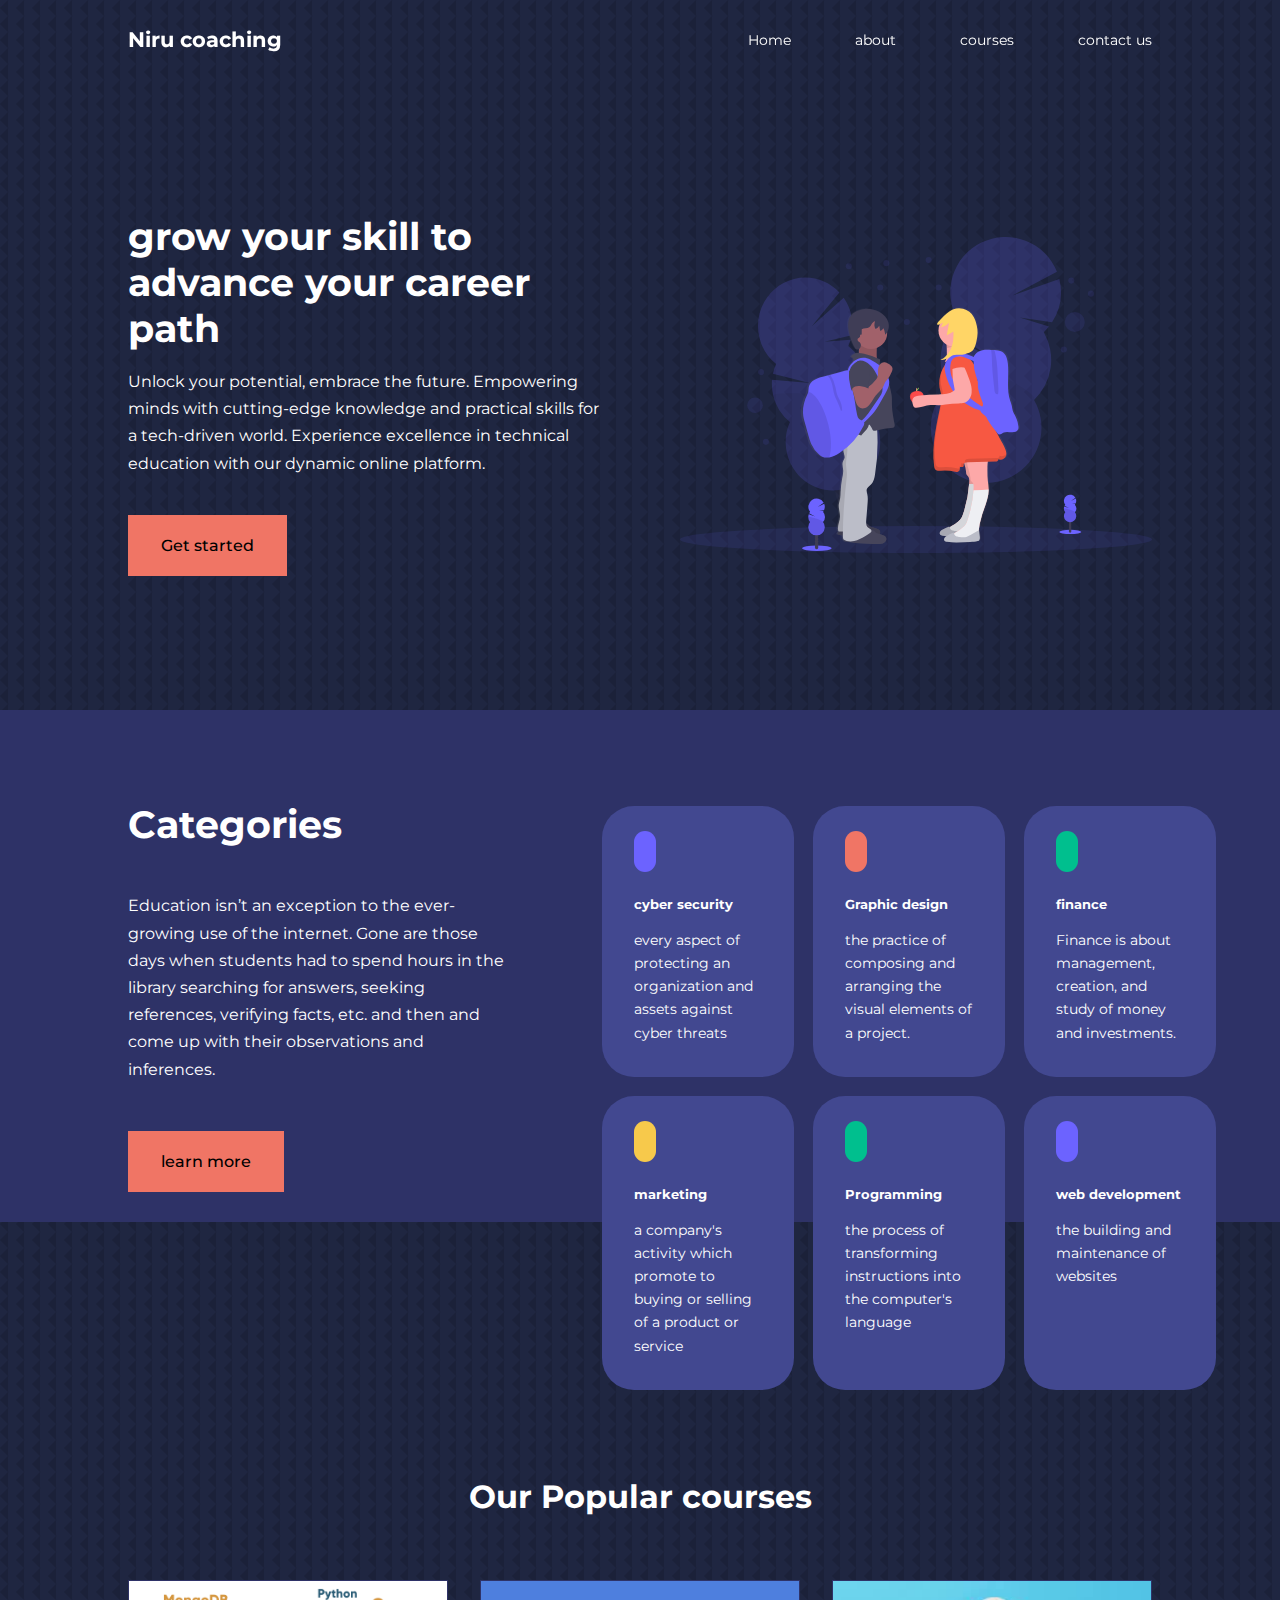
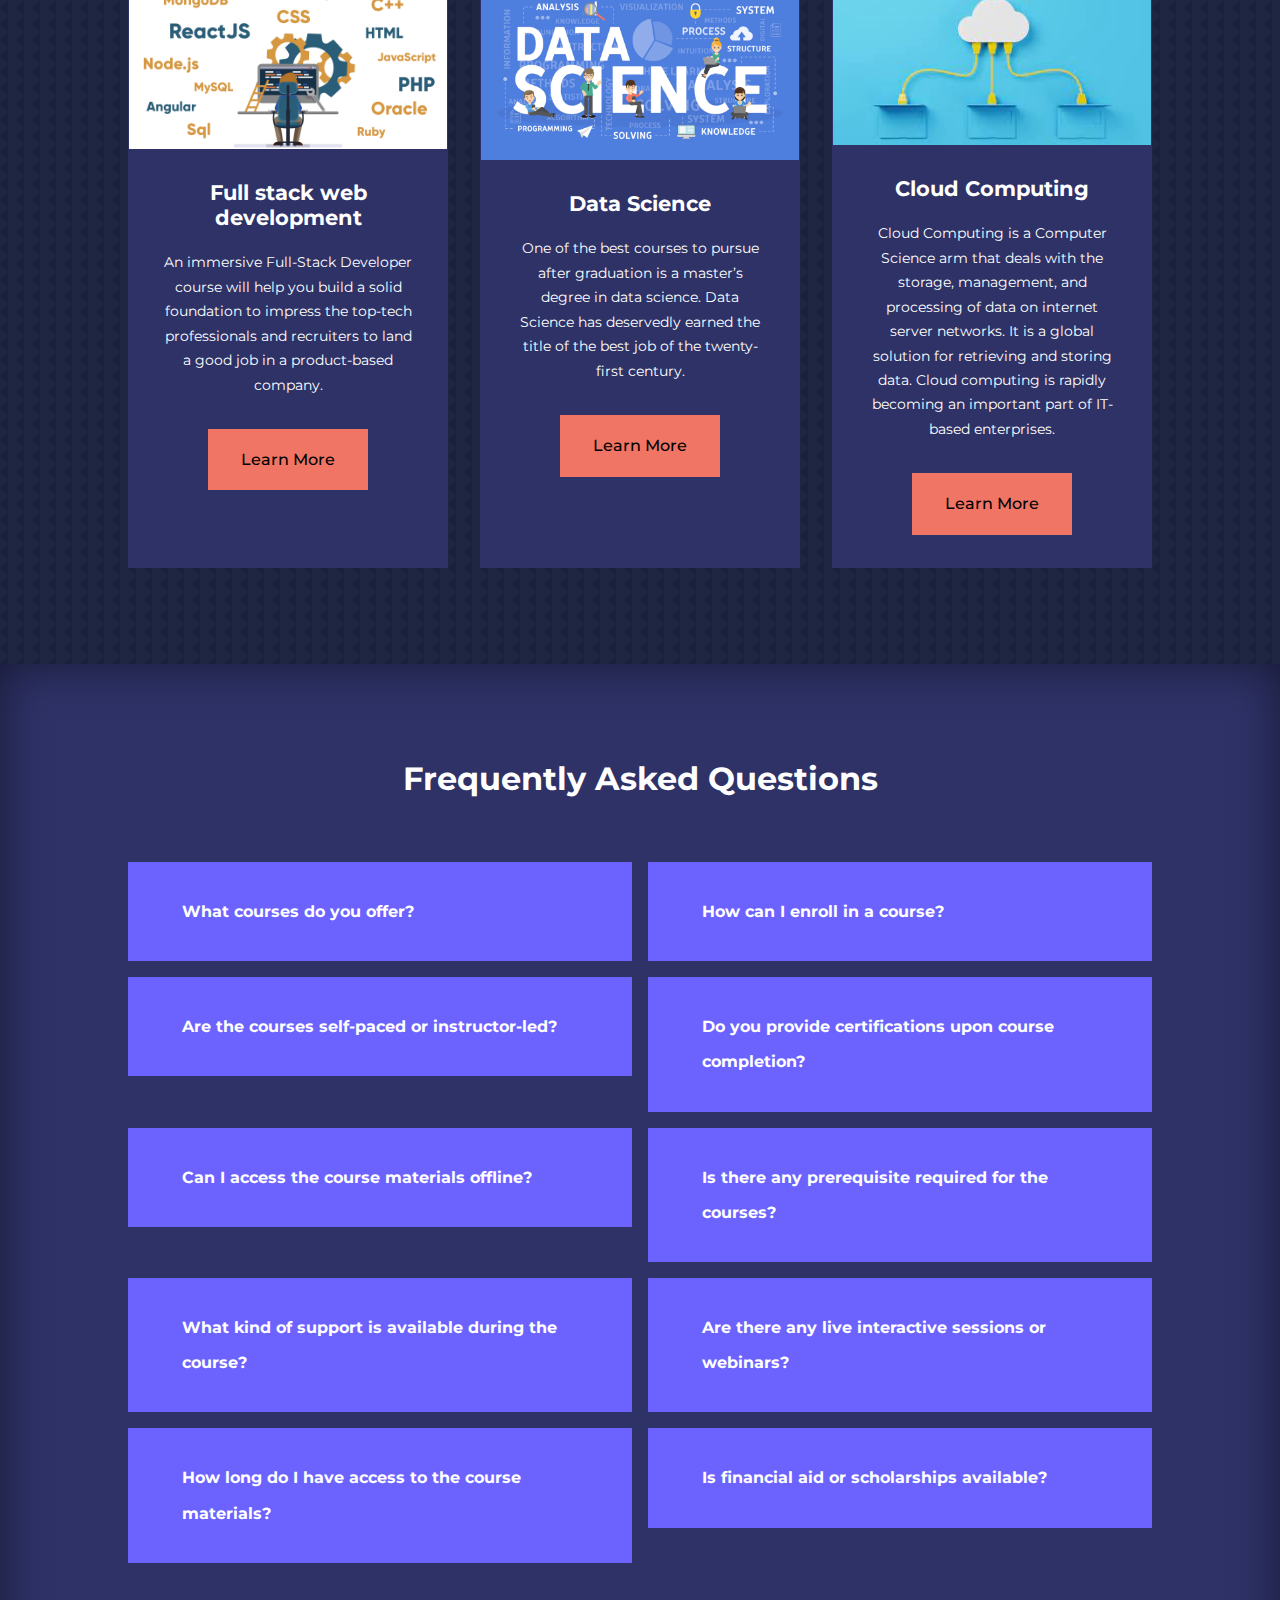
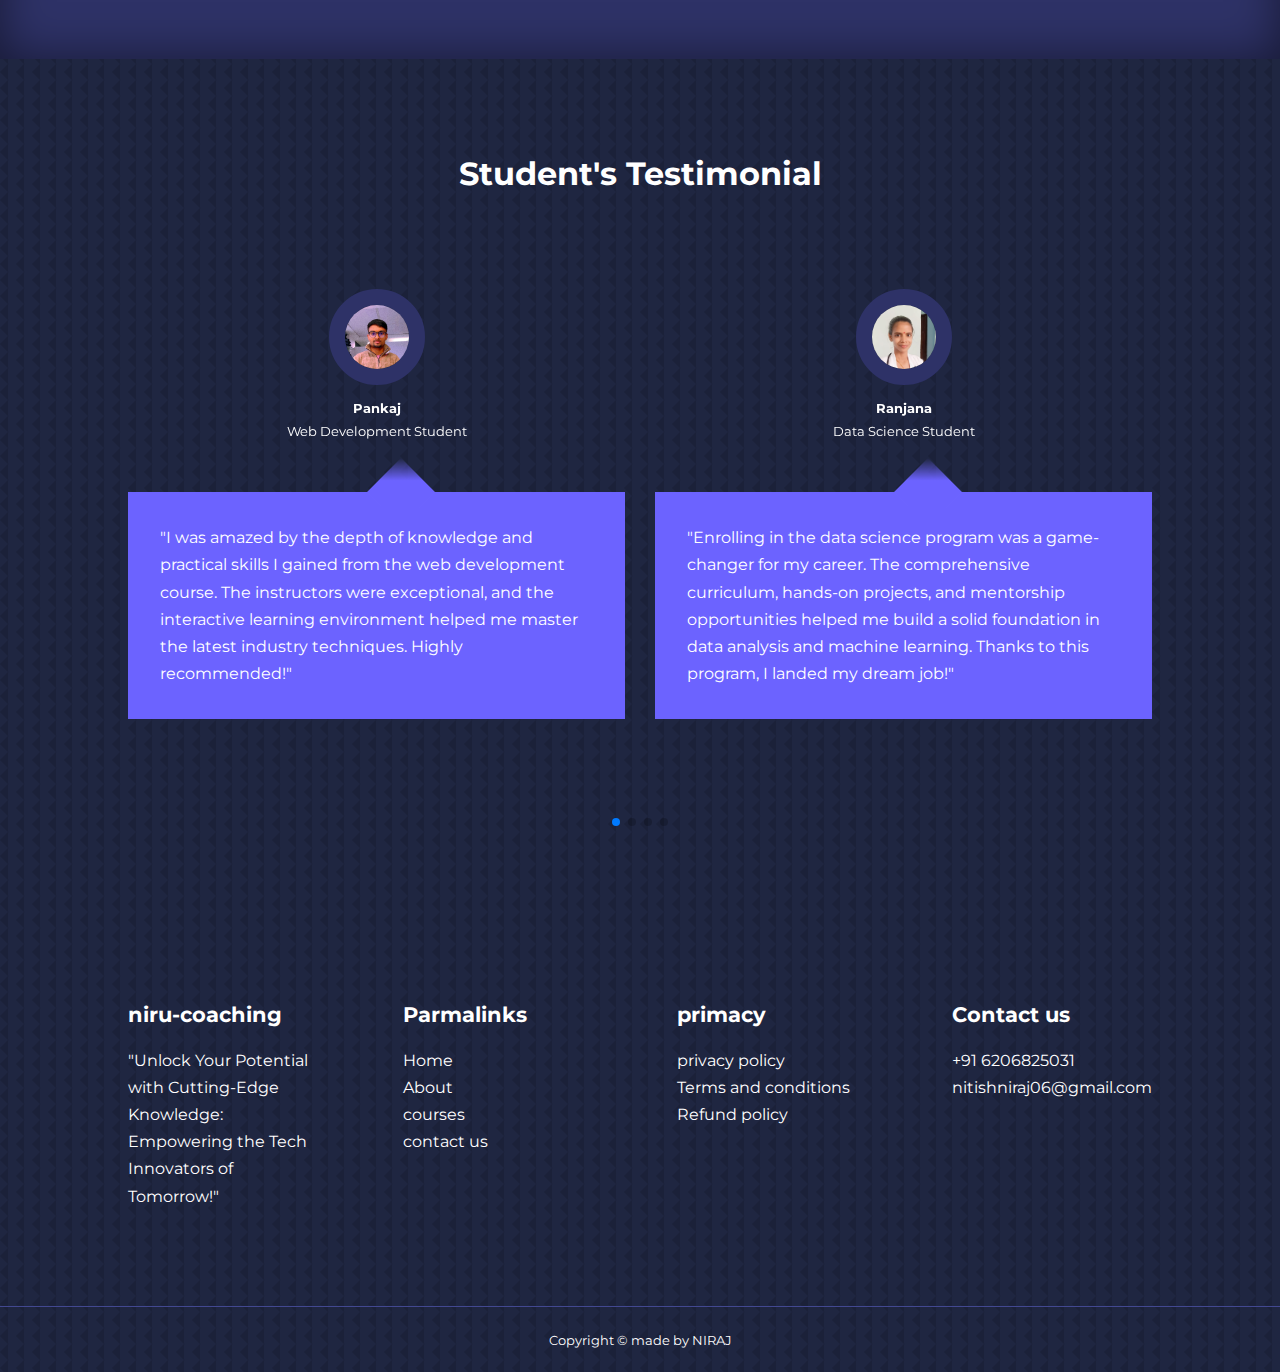
<file: niru coaching/index.html>
<!DOCTYPE html>
<html lang="en">

<head>
    <meta charset="UTF-8">
    <meta http-equiv="X-UA-Compatible" content="IE=edge">
    <meta name="viewport" content="width=device-width, initial-scale=1.0">
    <title>niru-coaching</title>

    <!-- FONTAWSOME CDN -->
    <link rel="stylesheet" href="https://cdnjs.cloudflare.com/ajax/libs/font-awesome/6.4.0/css/all.min.css"
        integrity="sha512-iecdLmaskl7CVkqkXNQ/ZH/XLlvWZOJyj7Yy7tcenmpD1ypASozpmT/E0iPtmFIB46ZmdtAc9eNBvH0H/ZpiBw=="
        crossorigin="anonymous" referrerpolicy="no-referrer" />

    <!-- google font -->
    <link rel="preconnect" href="https://fonts.googleapis.com">
    <link rel="preconnect" href="https://fonts.gstatic.com" crossorigin>
    <link href="https://fonts.googleapis.com/css2?family=Montserrat:wght@300;400;500;600;700&display=swap"
        rel="stylesheet">

    <!-------------- sweiper js CDN --------------------->
    <link rel="stylesheet" href="https://cdn.jsdelivr.net/npm/swiper@9/swiper-bundle.min.css" />
    <script src="https://cdn.jsdelivr.net/npm/swiper@9/swiper-bundle.min.js"></script>

    <link rel="stylesheet" href="./css/style.css">
    
    <style>
        body{ background-image: url(./images/bg-texture.png); }
    </style>


<!---------------- FAVICON ------------------->
<link rel="apple-touch-icon" sizes="180x180" href=".favicon/apple-touch-icon.png">
<link rel="icon" type="image/png" sizes="32x32" href="favicon/favicon-32x32.png">
<link rel="icon" type="image/png" sizes="16x16" href="favicon/favicon-16x16.png">
<link rel="manifest" href="favicon/site.webmanifest">
<meta name="msapplication-TileColor" content="#da532c">
<meta name="theme-color" content="#ffffff">



</head>

<body>
   
   
   
   
    <nav>
        <div class="container nav__container">
            <a href="index.html">
                <h4>Niru coaching</h4>
            </a>
            <ul class="nav__menu">
                <li><a href="index.html">Home</a></li>
                <li><a href="about.html">about</a></li>
                <li><a href="courses.html">courses</a></li>
                <li><a href="contact.html">contact us</a></li>
            </ul>
            <button id="open-menu-btn"><i class="fa-solid fa-bars"></i></i></button>
            <button id="close-menu-btn"><i class="fa-solid fa-xmark"></i></i></button>
        </div>
    </nav>


    
    <!--------------------------------- END OF NAVBAR -------------------------------->


    
    <header>
        <div class="container header__container">
            <div class="header__left">
                <h1>grow your skill to advance your career path</h1>
                <p>Unlock your potential, embrace the future. Empowering minds with cutting-edge knowledge and practical skills for a tech-driven world. Experience excellence in technical education with our dynamic online platform.</p>
                <a href="courses.html" class="btn btn-primery">Get started</a>

            </div>

            <div class="header__right">
                <div class="header__right-image">
                    <img src="images/header.svg">
                </div>
            </div>
        </div>
    </header>
    <!--------------------------------- END OF HEADER -------------------------------->
    <section class="categories">
        <div class="container catogeries__container">
            <div class="categories__left">
                <h1>Categories</h1>
                <p>Education isn’t an exception to the ever-growing use of the internet. Gone are those days when students had to spend hours in the library searching for answers, seeking references, verifying facts, etc. and then and come up with their observations and inferences.</p>
                <a href="#" class="btn">learn more</a>
            </div>

            <div class="catogeries__right">
                <article class="catogory">
                    <span class="catogory__icon"><i class="fa-solid fa-lock"></i></span>
                    <h5>cyber security</h5>
                    <p>every aspect of protecting an organization and assets against cyber threats</p>
                </article>

                <article class="catogory">
                    <span class="catogory__icon"><i class="fa-solid fa-wand-magic-sparkles"></i></span>
                    <h5>Graphic design</h5>
                    <p>the practice of composing and arranging the visual elements of a project.</p>
                </article>

                <article class="catogory">
                    <span class="catogory__icon"><i class="fa-sharp fa-solid fa-indian-rupee-sign"></i></span>
                    <h5>finance</h5>
                    <p>Finance is about management, creation, and study of money and investments.</p>
                </article>

                <article class="catogory">
                    <span class="catogory__icon"><i class="fa-solid fa-bullhorn"></i></span>
                    <h5>marketing</h5>
                    <p>a company's activity which promote to buying or selling of a product or service</p>
                </article>

                <article class="catogory">
                    <span class="catogory__icon"><i class="fa-solid fa-code"></i></i></span>
                    <h5>Programming</h5>
                    <p>the process of transforming instructions into the computer's language</p>
                </article>

                <article class="catogory">
                    <span class="catogory__icon"><i class="fa-solid fa-globe"></i></span>
                    <h5>web development</h5>
                    <p>the building and maintenance of websites</p>
                </article>
            </div>
        </div>
    </section>
    <!--------------------------------- END OF CATOGERY SECTION -------------------------------->
    <section class="courses">
        <h2>Our Popular courses</h2>
        <div class="container courses__container">
            <article class="course">
                <div class="course__image">
                    <img src="./images/course1.jpg" alt="">
                </div>
                <div class="course__info">
                    <h4>Full stack web development</h4>
                    <p>An immersive Full-Stack Developer course will help you build a solid foundation to impress the top-tech professionals and recruiters to land a good job in a product-based company.</p>
                    <a href="courses.html" class="btn btn-primery">Learn More</a>
                </div>
            </article>

            <article class="course">
                <div class="course__image">
                    <img src="./images/course2.jpg" alt="">
                </div>
                <div class="course__info">
                    <h4>Data Science</h4>
                    <p>One of the best courses to pursue after graduation is a master’s degree in data science. Data Science has deservedly earned the title of the best job of the twenty-first century.</p>
                    <a href="courses.html" class="btn btn-primery">Learn More</a>
                </div>
            </article>

            <article class="course">
                <div class="course__image">
                    <img src="./images/course3.jpg" alt="">
                </div>
                <div class="course__info">
                    <h4>Cloud Computing</h4>
                    <p>Cloud Computing is a Computer Science arm that deals with the storage, management, and processing of data on internet server networks. It is a global solution for retrieving and storing data. Cloud computing is rapidly becoming an important part of IT-based enterprises.</p>
                    <a href="courses.html" class="btn btn-primery">Learn More</a>
                </div>
            </article>
        </div>
    </section>

    <!--------------------------------- END OF POPULAR COURSES -------------------------------->

    <section class="faqs">
        <h2>Frequently Asked Questions</h2>
        <div class="container faqs__container">
            <article class="faq">
                <div class="faq_icon"><i class="fa-solid fa-plus"></i></div>
                <div class="question__answer">
                    <h4>What courses do you offer?</h4>
                    <p>We offer a wide range of courses covering various technical disciplines such as programming, web development, data science, artificial intelligence, cybersecurity, and more. Our course catalog is constantly expanding to meet the evolving demands of the industry.</p>
                </div>
            </article>

            <article class="faq">
                <div class="faq_icon"><i class="fa-solid fa-plus"></i></div>
                <div class="question__answer">
                    <h4>How can I enroll in a course?</h4>
                    <p>Enrolling in a course is easy! Simply visit our website, browse through the available courses, and select the one you're interested in. Click on the "Enroll" button, and you'll be guided through the enrollment process, which typically involves creating an account and making the necessary payment.</p>
                </div>
            </article>

            <article class="faq">
                <div class="faq_icon"><i class="fa-solid fa-plus"></i></i></div>
                <div class="question__answer">
                    <h4>Are the courses self-paced or instructor-led?</h4>
                    <p>We offer both self-paced and instructor-led courses to cater to different learning preferences. Self-paced courses allow you to study at your own convenience and progress through the materials at your preferred pace. Instructor-led courses provide structured learning with designated class timings and the opportunity to interact with instructors and fellow learners.</p>
                </div>
            </article>

            <article class="faq">
                <div class="faq_icon"><i class="fa-solid fa-plus"></i></div>
                <div class="question__answer">
                    <h4>Do you provide certifications upon course completion?</h4>
                    <p>Yes, upon successful completion of a course, we provide certifications that validate your skills and knowledge in the respective field. Our certifications are recognized and respected in the industry, helping you enhance your professional profile and career prospects.</p>
                </div>
            </article>

            <article class="faq">
                <div class="faq_icon"><i class="fa-solid fa-plus"></i></div>
                <div class="question__answer">
                    <h4>Can I access the course materials offline?</h4>
                    <p>Our courses are primarily delivered through our online platform, allowing you to access the course materials anytime and anywhere with an internet connection. However, in some cases, we offer downloadable resources that you can access offline for specific modules or lessons.</p>
                </div>
            </article>

            <article class="faq">
                <div class="faq_icon"><i class="fa-solid fa-plus"></i></div>
                <div class="question__answer">
                    <h4>Is there any prerequisite required for the courses?</h4>
                    <p>The prerequisite knowledge varies depending on the course. Some courses may have specific prerequisites, such as familiarity with a programming language or basic understanding of certain concepts. However, we also offer beginner-level courses that assume no prior knowledge, making them suitable for individuals with little to no technical background.</p>
                </div>
            </article>

            <article class="faq">
                <div class="faq_icon"><i class="fa-solid fa-plus"></i></div>
                <div class="question__answer">
                    <h4>What kind of support is available during the course?</h4>
                    <p>We provide comprehensive support throughout your learning journey. Our courses feature discussion forums, where you can interact with instructors and fellow learners to ask questions, seek clarification, and engage in meaningful discussions. Additionally, our support team is available via email or chat to address any technical or administrative queries you may have.</p>
                </div>
            </article>

            <article class="faq">
                <div class="faq_icon"><i class="fa-solid fa-plus"></i></div>
                <div class="question__answer">
                    <h4>Are there any live interactive sessions or webinars?</h4>
                    <p>Yes, we occasionally organize live interactive sessions and webinars conducted by industry experts. These sessions offer opportunities for real-time engagement, Q&A sessions, and in-depth discussions on specific topics related to the course content or industry trends.</p>
                </div>
            </article>

            <article class="faq">
                <div class="faq_icon"><i class="fa-solid fa-plus"></i></div>
                <div class="question__answer">
                    <h4>How long do I have access to the course materials?</h4>
                    <p>Upon enrollment, you typically gain access to the course materials for an extended period. The specific duration of access varies depending on the course, ranging from a few months to a year or more. This allows you ample time to study, review the materials, and complete any assignments or assessments at your own pace.</p>
                </div>
            </article>

            <article class="faq">
                <div class="faq_icon"><i class="fa-solid fa-plus"></i></div>
                <div class="question__answer">
                    <h4>Is financial aid or scholarships available?</h4>
                    <p>We understand the importance of making education accessible to all. While the availability of financial aid or scholarships may vary, we strive to provide opportunities for eligible individuals. Please check our website or contact our support team for information regarding any available financial aid options or scholarship programs.</p>
                </div>
            </article>
        </div>
    </section>

    <script>
        const faqs = document.querySelectorAll('.faq');

        faqs.forEach(faq => {
            faq.addEventListener('click', () => {
                faq.classList.toggle('open');

                //change icon from plus to the minus
                const icon = faq.querySelector('.faq_icon i ');
                if (icon.className === "fa-solid fa-plus") {
                    icon.className = "fa-solid fa-minus";
                } else {
                    icon.className = "fa-solid fa-plus";
                }
            })
        })
    </script>

    <!--------------------------------- END OF FAQs -------------------------------->

    <!------------- starting of the student testimonial section ------------------------>

    <section class="container testimonials__container mySwiper">
        <h2>Student's Testimonial</h2>
        <div class="swiper-wrapper">
            <article class="testimonial swiper-slide">
                <div class="avatar">
                    <img src="./images/avatar1.jpg" alt="">
                </div>
                <div class="testimonial__info">
                    <h5>Pankaj</h5>
                    <small>Web Development Student</small>
                </div>
                <div class="testimonial__body">
                    <p>"I was amazed by the depth of knowledge and practical skills I gained from the web development course. The instructors were exceptional, and the interactive learning environment helped me master the latest industry techniques. Highly recommended!"</p>
                </div>
            </article>


            <article class="testimonial swiper-slide">
                <div class="avatar">
                    <img src="./images/avatar2.jpg" alt="">
                </div>
                <div class="testimonial__info">
                    <h5>Ranjana</h5>
                    <small>Data Science Student</small>
                </div>
                <div class="testimonial__body">
                    <p>"Enrolling in the data science program was a game-changer for my career. The comprehensive curriculum, hands-on projects, and mentorship opportunities helped me build a solid foundation in data analysis and machine learning. Thanks to this program, I landed my dream job!"</p>
                </div>
            </article>


            <article class="testimonial swiper-slide">
                <div class="avatar">
                    <img src="./images/avatar3.jpg" alt="">
                </div>
                <div class="testimonial__info">
                    <h5>Himanshu</h5>
                    <small>Programming Student</small>
                </div>
                <div class="testimonial__body">
                    <p>"I had zero coding experience before joining the programming course. The course structure and step-by-step guidance helped me grasp coding concepts quickly. The support from instructors and the online community made my learning journey enjoyable and rewarding. Now, I'm confident in my programming abilities!"</p>
                </div>
            </article>


            <article class="testimonial swiper-slide">
                <div class="avatar">
                    <img src="./images/avatar4.jpg" alt="">
                </div>
                <div class="testimonial__info">
                    <h5>Shivam</h5>
                    <small>Cybersecurity Student</small>
                </div>
                <div class="testimonial__body">
                    <p>"The cybersecurity course surpassed my expectations. The content was up-to-date and covered various cybersecurity domains. The practical labs and simulated scenarios gave me a real-world perspective on tackling security threats. This course equipped me with the skills to protect organizations from cyber risks."</p>
                </div>
            </article>


            <article class="testimonial swiper-slide">
                <div class="avatar">
                    <img src="./images/avatar5.jpg" alt="">
                </div>
                <div class="testimonial__info">
                    <h5>Pritam</h5>
                    <small>Artificial Intelligence Student</small>
                </div>
                <div class="testimonial__body">
                    <p>"I couldn't be happier with my experience in the artificial intelligence course. The curriculum was well-structured, and the instructors were knowledgeable and approachable. The course not only taught me the theory but also provided hands-on projects that allowed me to apply AI techniques. It was truly transformative!"</p>
                </div>
            </article>
        </div>
        <div class="swiper-pagination"></div>
    </section>

    <script>
        var swiper = new Swiper(".mySwiper", {
            slidesPerView: 1,
            spaceBetween: 30,
            pagination: {
                el: ".swiper-pagination",
                clickable: true,
            },
            //when window width is >= 600px
            breakpoints: {
                600: {
                    slidesPerView: 2
                }
            }
        });
    </script>

    <!--------- NOW IT'S TIME FOR THE FOOTER SECTION  --------->

    <footer>
        <div class="container footer__container">
            <div class="footer__1">
                <a href="index.html" class="footer__logo">
                    <h4>niru-coaching</h4>
                </a>
                <p>"Unlock Your Potential with Cutting-Edge Knowledge: Empowering the Tech Innovators of Tomorrow!"</p>
            </div>

            <div class="footer__2">
                <h4>Parmalinks</h4>
                <ul class="Parmalinks">
                    <li><a href="index.html">Home</a></li>
                    <li><a href="about.html">About</a></li>
                    <li><a href="courses.html">courses</a></li>
                    <li><a href="contact.html">contact us</a></li>
                </ul>
            </div>

            <div class="footer__3">
                <h4>primacy</h4>
                <ul class="privacy">
                    <li><a href="#">privacy policy</a></li>
                    <li><a href="#">Terms and conditions</a></li>
                    <li><a href="#"></a>Refund policy</li>
                </ul>
            </div>

            <div class="footer__4">
                <h4>Contact us</h4>
                <div>
                    <p>+91 6206825031</p>
                    <p>nitishniraj06@gmail.com</p>
                </div>
            
                <ul class="footer__socials">
                <li><a href="https://www.facebook.com/profile.php?id=100011312194742"><i class="fa-brands fa-facebook"></i></a></li>
                <li><a href="https://www.instagram.com/niru.nny/"><i class="fa-brands fa-instagram"></i></a></li>
                <li><a href="#"><i class="fa-brands fa-twitter"></i></a></li>
                <li><a href="https://www.linkedin.com/in/niru-nny/"><i class="fa-brands fa-linkedin"></i></a></li>
            </ul>
            </div>
        </div>
        <div class="footer__copyright">
            <small>Copyright &copy; made by <i class="fa-solid fa-heart fa-beat-fade" style="color: #fa2500;"></i>
                NIRAJ</small>
        </div>
    </footer>

    <!--------- FOOTER SECTION ENDS --------->

    <script src="main.js"></script>


</body>
 
</html>
</file>
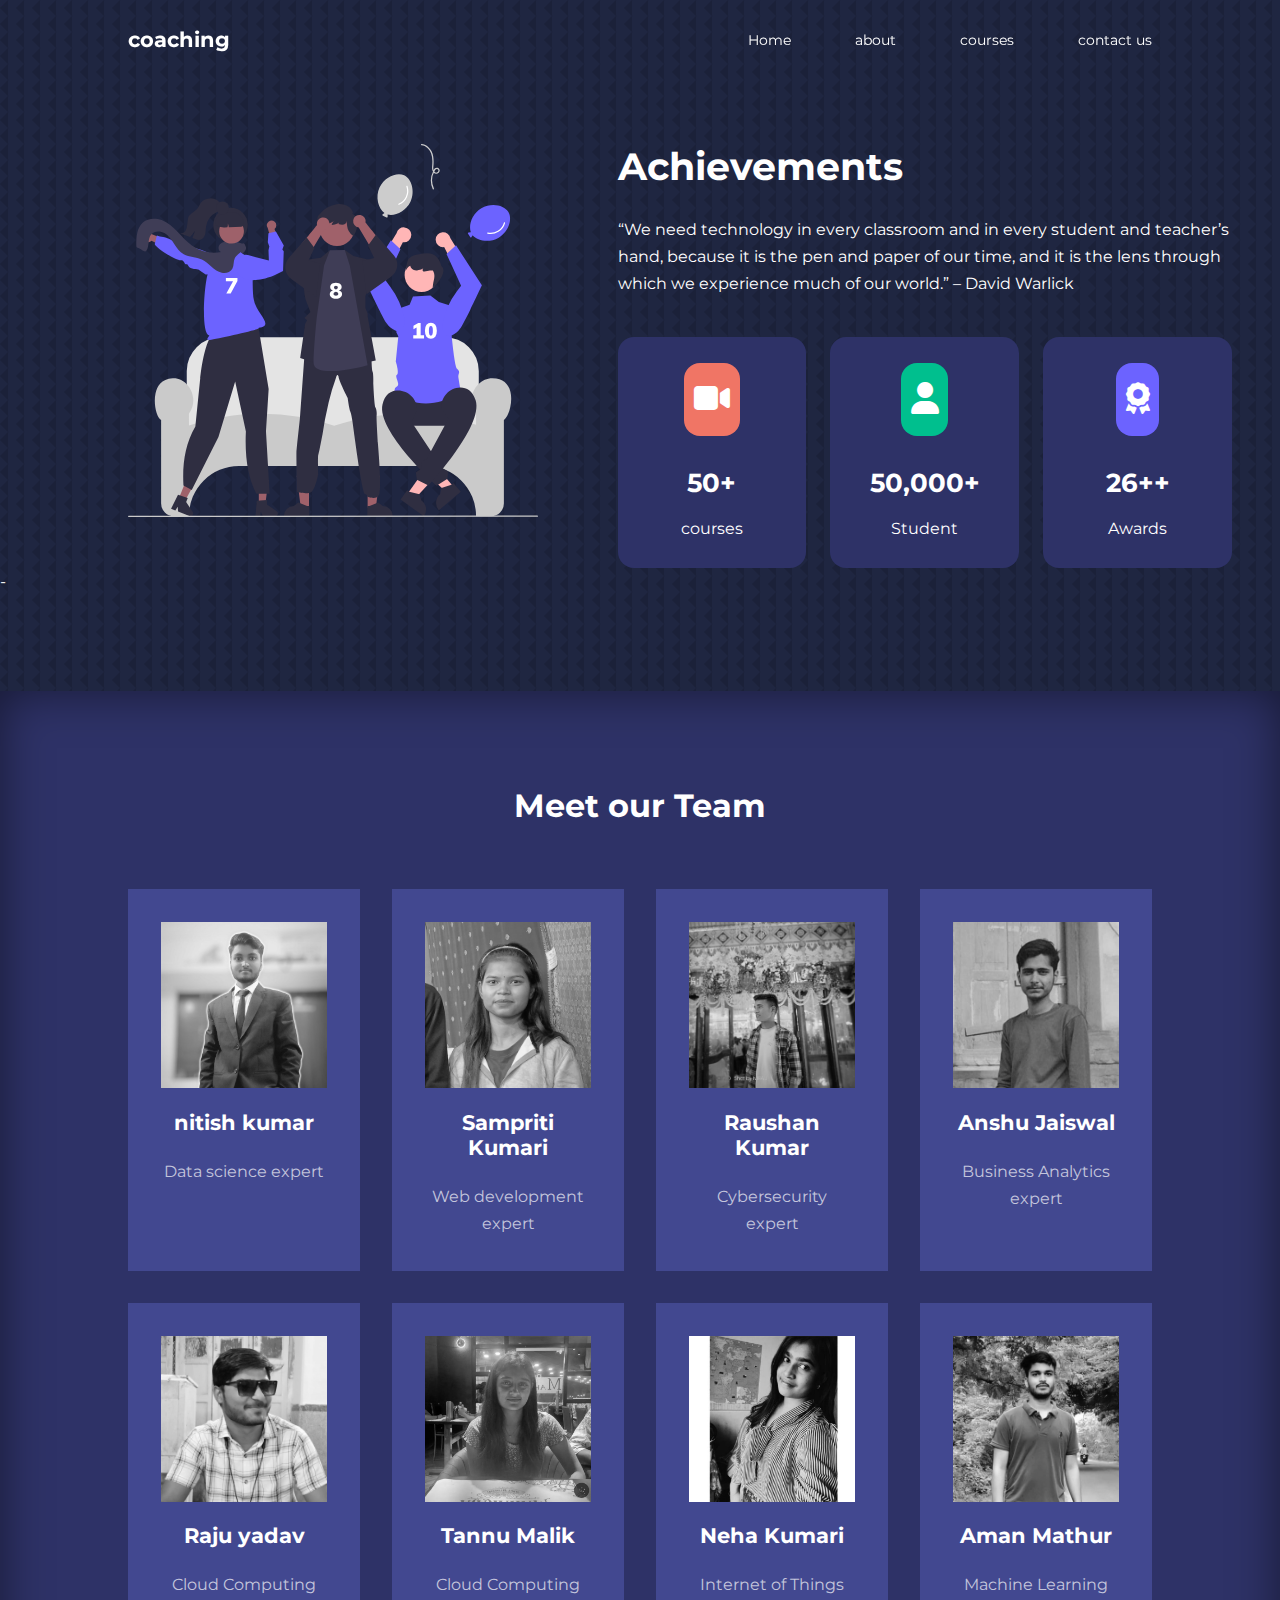
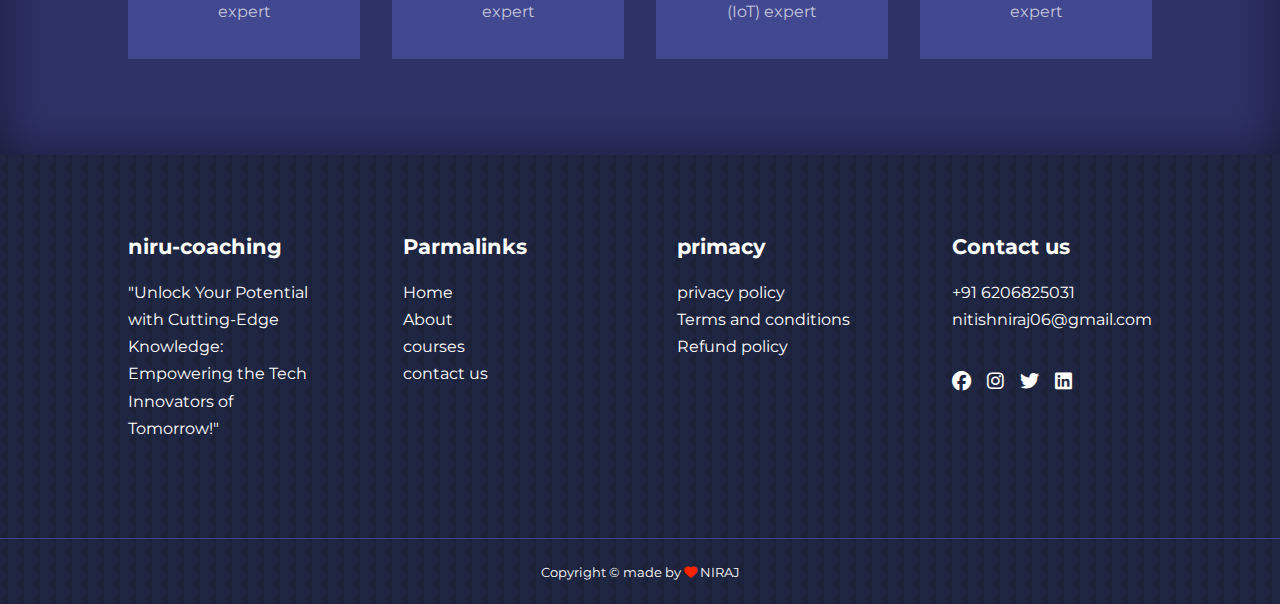
<file: niru coaching/about.html>
<!DOCTYPE html>
<html lang="en">

<head>
    <meta charset="UTF-8">
    <meta http-equiv="X-UA-Compatible" content="IE=edge">
    <meta name="viewport" content="width=device-width, initial-scale=1.0">
    <title>niru-coaching</title>

    <!-- FONTAWSOME CDN -->
    <link rel="stylesheet" href="https://cdnjs.cloudflare.com/ajax/libs/font-awesome/6.4.0/css/all.min.css" />

    <!-- google font -->
    <link rel="preconnect" href="https://fonts.googleapis.com">
    <link rel="preconnect" href="https://fonts.gstatic.com" crossorigin>
    <link href="https://fonts.googleapis.com/css2?family=Montserrat:wght@300;400;500;600;700&display=swap"
        rel="stylesheet">


    <link rel="stylesheet" href="./css/about.css">
    <link rel="stylesheet" href="./css/style.css">
    <style>
        body{ background-image: url(./images/bg-texture.png); }
    </style>

    <!---------------- FAVICON ------------------->
<link rel="apple-touch-icon" sizes="180x180" href=".favicon/apple-touch-icon.png">
<link rel="icon" type="image/png" sizes="32x32" href="favicon/favicon-32x32.png">
<link rel="icon" type="image/png" sizes="16x16" href="favicon/favicon-16x16.png">
<link rel="manifest" href="favicon/site.webmanifest">
<meta name="msapplication-TileColor" content="#da532c">
<meta name="theme-color" content="#ffffff">

</head>

<body>
   
   
   
   
    <nav>
        <div class="container nav__container">
            <a href="index.html">
                <h4>coaching</h4>
            </a>
            <ul class="nav__menu">
                <li><a href="index.html">Home</a></li>
                <li><a href="about.html">about</a></li>
                <li><a href="courses.html">courses</a></li>
                <li><a href="contact.html">contact us</a></li>
            </ul>
            <button id="open-menu-btn"><i class="fa-solid fa-bars"></i></i></button>
            <button id="close-menu-btn"><i class="fa-solid fa-xmark"></i></i></button>
        </div>
    </nav>

    <!--------------------------------- END OF NAVBAR -------------------------------->


<section class="about__achivements">
    <div class="container about__achivements-container">
        <div class="about__achivements-left">
            <img src="./images/about achievements.svg" alt="">
        </div>

        <div class="about__achivements-right">
            <h1>Achievements</h1>
            <p>“We need technology in every classroom and in every student and teacher’s hand, because it is the pen and paper of our time, and it is the lens through which we experience much of our world.” – David Warlick</p>
            <div class="achivements__cards">
                <article class="achivement__card">
                    <span class="achivement__icon">
                        <i class="fa-solid fa-video"></i>
                    </span>
                    <h3>50+</h3>
                    <p>courses</p>
                </article>

                <article class="achivement__card">
                    <span class="achivement__icon">
                        <i class="fa-solid fa-user"></i>
                    </span>
                    <h3>50,000+</h3>
                    <p>Student</p>
                </article>

                <article class="achivement__card">
                    <span class="achivement__icon">
                        <i class="fa-solid fa-award"></i>
                    </span>
                    <h3>26++</h3>
                    <p>Awards</p>
                </article>
            </div>
        </div>
    </div>-
</section>

<!--------------------------------- END OF ACHIVEMENTS -------------------------------->

<section class="team">
    <h2>Meet our Team</h2>
    <div class="container team__container">
        <article class="team__member">
            <div class="team__member-image">
                <img src="./images/tm1.jpg" alt="">
            </div>
            <div class="team__member-info">
                <h4>nitish kumar</h4>
                <p>Data science expert</p>
            </div>
            <div class="team__member-socials">
                <a href="https://instagram.com" target="_blank"><i class="fa-brands fa-instagram"></i></a>
                <a href="https://twitter.com" target="_blank"><i class="fa-brands fa-twitter"></i></i></a>
                <a href="https://linkedin.com" target="_blank"><i class="fa-brands fa-linkedin"></i></a>
            </div>
        </article>


        <article class="team__member">
            <div class="team__member-image">
                <img src="./images/tm2.jpg" alt="">
            </div>
            <div class="team__member-info">
                <h4>Sampriti Kumari</h4>
                <p>Web development expert</p>
            </div>
            <div class="team__member-socials">
                <a href="https://instagram.com" target="_blank"><i class="fa-brands fa-instagram"></i></a>
                <a href="https://twitter.com" target="_blank"><i class="fa-brands fa-twitter"></i></i></a>
                <a href="https://linkedin.com" target="_blank"><i class="fa-brands fa-linkedin"></i></a>
            </div>
        </article>


        <article class="team__member">
            <div class="team__member-image">
                <img src="./images/tm3.jpg" alt="">
            </div>
            <div class="team__member-info">
                <h4>Raushan Kumar</h4>
                <p>Cybersecurity expert</p>
            </div>
            <div class="team__member-socials">
                <a href="https://instagram.com" target="_blank"><i class="fa-brands fa-instagram"></i></a>
                <a href="https://twitter.com" target="_blank"><i class="fa-brands fa-twitter"></i></i></a>
                <a href="https://linkedin.com" target="_blank"><i class="fa-brands fa-linkedin"></i></a>
            </div>
        </article>


        <article class="team__member">
            <div class="team__member-image">
                <img src="./images/tm4.jpg" alt="">
            </div>
            <div class="team__member-info">
                <h4>Anshu Jaiswal</h4>
                <p>Business Analytics expert</p>
            </div>
            <div class="team__member-socials">
                <a href="https://instagram.com" target="_blank"><i class="fa-brands fa-instagram"></i></a>
                <a href="https://twitter.com" target="_blank"><i class="fa-brands fa-twitter"></i></i></a>
                <a href="https://linkedin.com" target="_blank"><i class="fa-brands fa-linkedin"></i></a>
            </div>
        </article>


        <article class="team__member">
            <div class="team__member-image">
                <img src="./images/tm5.jpg" alt="">
            </div>
            <div class="team__member-info">
                <h4>Raju yadav</h4>
                <p>Cloud Computing expert</p>
            </div>
            <div class="team__member-socials">
                <a href="https://instagram.com" target="_blank"><i class="fa-brands fa-instagram"></i></a>
                <a href="https://twitter.com" target="_blank"><i class="fa-brands fa-twitter"></i></i></a>
                <a href="https://linkedin.com" target="_blank"><i class="fa-brands fa-linkedin"></i></a>
            </div>
        </article>


        <article class="team__member">
            <div class="team__member-image">
                <img src="./images/tm6.jpg" alt="">
            </div>
            <div class="team__member-info">
                <h4>Tannu Malik</h4>
                <p>Cloud Computing expert</p>
            </div>
            <div class="team__member-socials">
                <a href="https://instagram.com" target="_blank"><i class="fa-brands fa-instagram"></i></a>
                <a href="https://twitter.com" target="_blank"><i class="fa-brands fa-twitter"></i></i></a>
                <a href="https://linkedin.com" target="_blank"><i class="fa-brands fa-linkedin"></i></a>
            </div>
        </article>


        <article class="team__member">
            <div class="team__member-image">
                <img src="./images/tm7.jpg" alt="">
            </div>
            <div class="team__member-info">
                <h4>Neha Kumari</h4>
                <p>Internet of Things (IoT) expert</p>
            </div>
            <div class="team__member-socials">
                <a href="https://instagram.com" target="_blank"><i class="fa-brands fa-instagram"></i></a>
                <a href="https://twitter.com" target="_blank"><i class="fa-brands fa-twitter"></i></i></a>
                <a href="https://linkedin.com" target="_blank"><i class="fa-brands fa-linkedin"></i></a>
            </div>
        </article>


        <article class="team__member">
            <div class="team__member-image">
                <img src="./images/tm8.jpg" alt="">
            </div>
            <div class="team__member-info">
                <h4>Aman Mathur</h4>
                <p>Machine Learning expert</p>
            </div>
            <div class="team__member-socials">
                <a href="https://instagram.com" target="_blank"><i class="fa-brands fa-instagram"></i></a>
                <a href="https://twitter.com" target="_blank"><i class="fa-brands fa-twitter"></i></i></a>
                <a href="https://linkedin.com" target="_blank"><i class="fa-brands fa-linkedin"></i></a>
            </div>
        </article>
    </div>
</section>

<!--------------------------------- END OF TEAM -------------------------------->

 <!--------- NOW IT'S TIME FOR THE FOOTER SECTION  --------->

 <footer>
    <div class="container footer__container">
        <div class="footer__1">
            <a href="index.html" class="footer__logo">
                <h4>niru-coaching</h4>
            </a>
            <p>"Unlock Your Potential with Cutting-Edge Knowledge: Empowering the Tech Innovators of Tomorrow!"</p>
        </div>

        <div class="footer__2">
            <h4>Parmalinks</h4>
            <ul class="Parmalinks">
                <li><a href="index.html">Home</a></li>
                <li><a href="about.html">About</a></li>
                <li><a href="courses.html">courses</a></li>
                <li><a href="contact.html">contact us</a></li>
            </ul>
        </div>

        <div class="footer__3">
            <h4>primacy</h4>
            <ul class="privacy">
                <li><a href="#">privacy policy</a></li>
                <li><a href="#">Terms and conditions</a></li>
                <li><a href="#"></a>Refund policy</li>
            </ul>
        </div>

        <div class="footer__4">
            <h4>Contact us</h4>
            <div>
                <p>+91 6206825031</p>
                <p>nitishniraj06@gmail.com</p>
            </div>
        
            <ul class="footer__socials">
                <li><a href="https://www.facebook.com/profile.php?id=100011312194742"><i class="fa-brands fa-facebook"></i></a></li>
                <li><a href="https://www.instagram.com/niru.nny/"><i class="fa-brands fa-instagram"></i></a></li>
                <li><a href="#"><i class="fa-brands fa-twitter"></i></a></li>
                <li><a href="https://www.linkedin.com/in/niru-nny/"><i class="fa-brands fa-linkedin"></i></a></li>
        </ul>
        </div>
    </div>
    <div class="footer__copyright">
        <small>Copyright &copy; made by <i class="fa-solid fa-heart fa-beat-fade" style="color: #fa2500;"></i>
            NIRAJ</small>
    </div>
</footer>

<!--------- FOOTER SECTION ENDS --------->
<script src="main.js"></script>

</body>

</html>
</file>
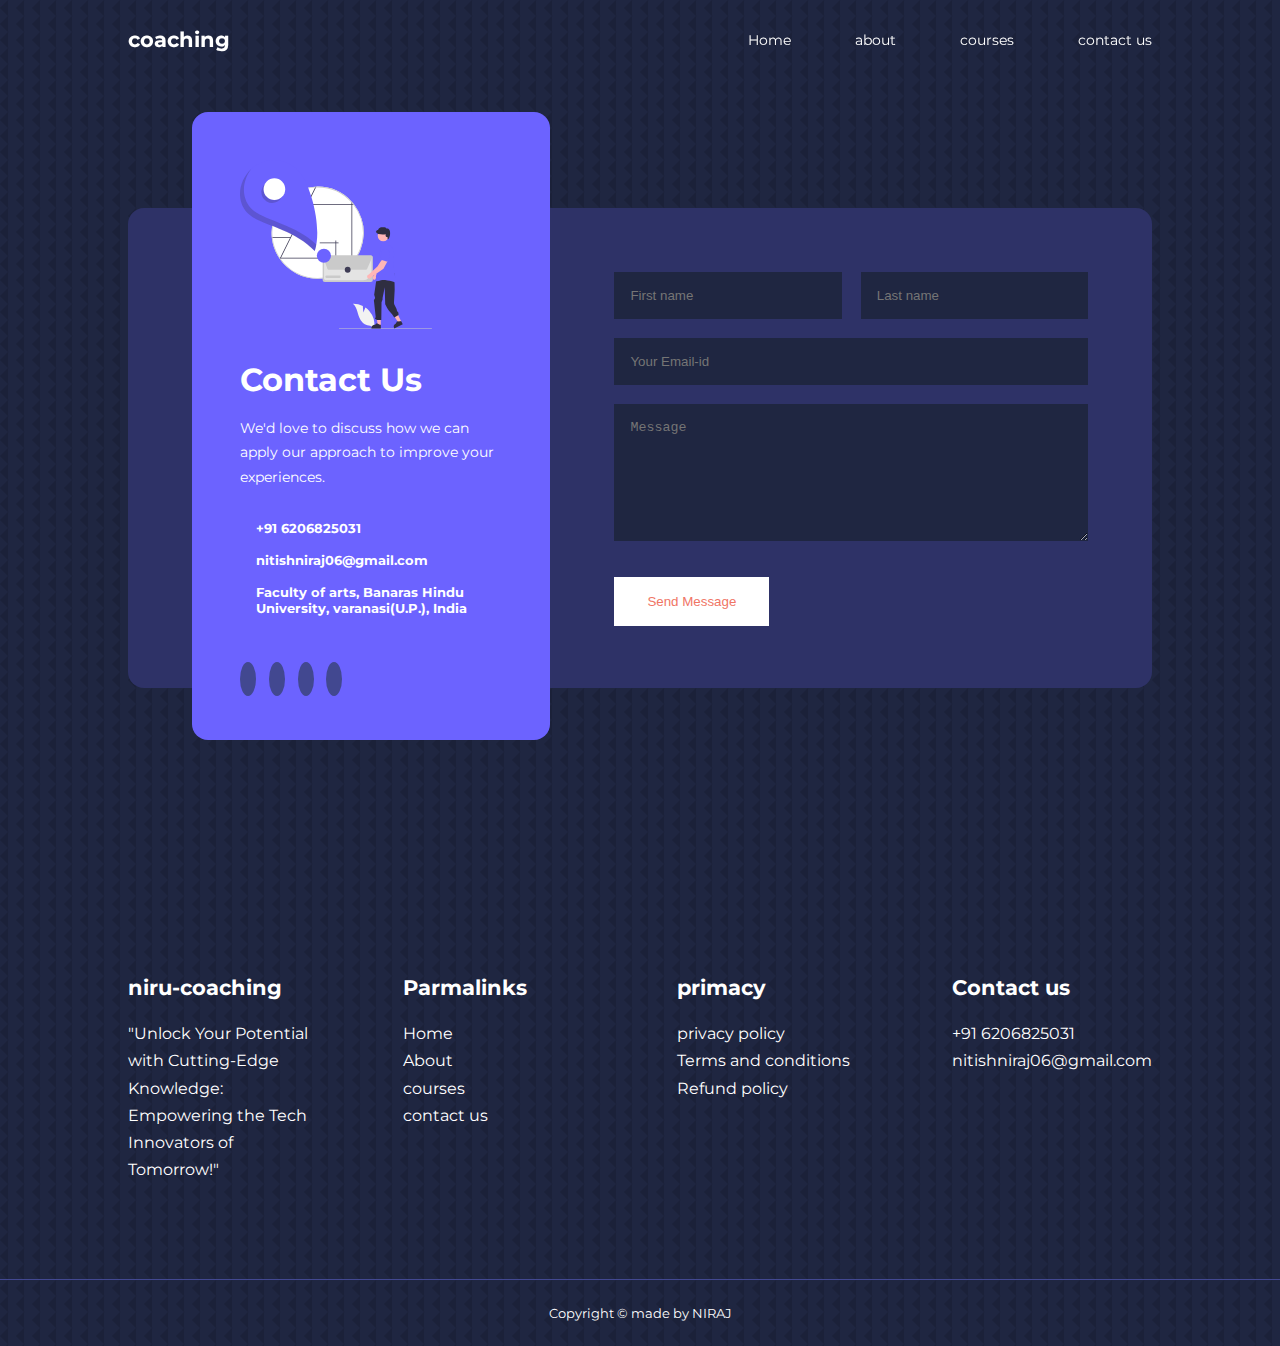
<file: niru coaching/contact.html>
<!DOCTYPE html>
<html lang="en">

<head>
    <meta charset="UTF-8">
    <meta http-equiv="X-UA-Compatible" content="IE=edge">
    <meta name="viewport" content="width=device-width, initial-scale=1.0">
    <title>niru-coaching</title>

    <!-- FONTAWSOME CDN -->
    <link rel="stylesheet" href="https://cdnjs.cloudflare.com/ajax/libs/font-awesome/6.4.0/css/all.min.css"
        integrity="sha512-iecdLmaskl7CVkqkXNQ/ZH/XLlvWZOJyj7Yy7tcenmpD1ypASozpmT/E0iPtmFIB46ZmdtAc9eNBvH0H/ZpiBw=="
        crossorigin="anonymous" referrerpolicy="no-referrer" />

    <!-- google font -->
    <link rel="preconnect" href="https://fonts.googleapis.com">
    <link rel="preconnect" href="https://fonts.gstatic.com" crossorigin>
    <link href="https://fonts.googleapis.com/css2?family=Montserrat:wght@300;400;500;600;700&display=swap"
        rel="stylesheet">

    <!-------------- sweiper js CDN --------------------->
    <link rel="stylesheet" href="https://cdn.jsdelivr.net/npm/swiper@9/swiper-bundle.min.css" />
    <script src="https://cdn.jsdelivr.net/npm/swiper@9/swiper-bundle.min.js"></script>





    <link rel="stylesheet" href="./css/style.css">
    <link rel="stylesheet" href="./css/contact.css">
    <script src="main.js"></script>
    <style>
        body{ background-image: url(./images/bg-texture.png); }
    </style>


<!---------------- FAVICON ------------------->
<link rel="apple-touch-icon" sizes="180x180" href=".favicon/apple-touch-icon.png">
<link rel="icon" type="image/png" sizes="32x32" href="favicon/favicon-32x32.png">
<link rel="icon" type="image/png" sizes="16x16" href="favicon/favicon-16x16.png">
<link rel="manifest" href="favicon/site.webmanifest">
<meta name="msapplication-TileColor" content="#da532c">
<meta name="theme-color" content="#ffffff">


</head>

<body>




    <nav>
        <div class="container nav__container">
            <a href="index.html">
                <h4>coaching</h4>
            </a>
            <ul class="nav__menu">
                <li><a href="index.html">Home</a></li>
                <li><a href="about.html">about</a></li>
                <li><a href="courses.html">courses</a></li>
                <li><a href="contact.html">contact us</a></li>
            </ul>
            <button id="open-menu-btn"><i class="fa-solid fa-bars"></i></i></button>
            <button id="close-menu-btn"><i class="fa-solid fa-xmark"></i></i></button>
        </div>
    </nav>

    <!--------------------------------- END OF NAVBAR -------------------------------->



    <section class="contact">
        <div class="container contact__container">
            <aside class="contact__aside">
                <div class="aside__image">
                    <img src="./images/contact.svg" alt="">
                </div>
                <h2>Contact Us</h2>
                <p>We'd love to discuss how we can apply our approach to improve your experiences. </p>

                <ul class="contact__details">
                    <li>
                        <i class="fa-solid fa-phone"></i>
                        <h5>+91 6206825031</h5>
                    </li>

                    <li>
                        <i class="fa-solid fa-envelope"></i>
                        <h5>nitishniraj06@gmail.com</h5>
                    </li>

                    <li>
                        <i class="fa-solid fa-location-dot"></i>
                        <h5>Faculty of arts, Banaras Hindu University, varanasi(U.P.), India</h5>
                    </li>
                </ul>

                <ul class="contact__socials">
                        <li><a href="https://www.facebook.com/profile.php?id=100011312194742"><i class="fa-brands fa-facebook"></i></a></li>
                        <li><a href="https://www.instagram.com/niru.nny/"><i class="fa-brands fa-instagram"></i></a></li>
                        <li><a href="#"><i class="fa-brands fa-twitter"></i></a></li>
                        <li><a href="https://www.linkedin.com/in/niru-nny/"><i class="fa-brands fa-linkedin"></i></a></li>
                </ul>
            </aside>

            <form action="https://formspree.io/f/xzbqwgba" method="POST" class="contact__form">
                <div class="form__name">
                    <input type="text" name="First name" placeholder="First name" required>
                    <input type="text" name="Last name" placeholder="Last name" required>
                </div>
                <input type="email" name="Email Address" placeholder="Your Email-id" required>
                <textarea name="Message" rows="7" placeholder="Message" required></textarea>
                <button type="submit" class="btn btn-primary">Send Message</button>
            </form>
        </div>
    </section>




    <!--------- NOW IT'S TIME FOR THE FOOTER SECTION  --------->

    <footer>
        <div class="container footer__container">
            <div class="footer__1">
                <a href="index.html" class="footer__logo">
                    <h4>niru-coaching</h4>
                </a>
                <p>"Unlock Your Potential with Cutting-Edge Knowledge: Empowering the Tech Innovators of Tomorrow!"</p>
            </div>

            <div class="footer__2">
                <h4>Parmalinks</h4>
                <ul class="Parmalinks">
                    <li><a href="index.html">Home</a></li>
                    <li><a href="about.html">About</a></li>
                    <li><a href="courses.html">courses</a></li>
                    <li><a href="contact.html">contact us</a></li>
                </ul>
            </div>

            <div class="footer__3">
                <h4>primacy</h4>
                <ul class="privacy">
                    <li><a href="#">privacy policy</a></li>
                    <li><a href="#">Terms and conditions</a></li>
                    <li><a href="#"></a>Refund policy</li>
                </ul>
            </div>

            <div class="footer__4">
                <h4>Contact us</h4>
                <div>
                    <p>+91 6206825031</p>
                    <p>nitishniraj06@gmail.com</p>
                </div>

                <ul class="footer__socials">
                    <li><a href="https://www.facebook.com/profile.php?id=100011312194742"><i class="fa-brands fa-facebook"></i></a></li>
                    <li><a href="https://www.instagram.com/niru.nny/"><i class="fa-brands fa-instagram"></i></a></li>
                    <li><a href="#"><i class="fa-brands fa-twitter"></i></a></li>
                    <li><a href="https://www.linkedin.com/in/niru-nny/"><i class="fa-brands fa-linkedin"></i></a></li>
                </ul>
            </div>
        </div>
        <div class="footer__copyright">
            <small>Copyright &copy; made by <i class="fa-solid fa-heart fa-beat-fade" style="color: #fa2500;"></i>
                NIRAJ</small>
        </div>
    </footer>

    <!--------- FOOTER SECTION ENDS --------->

    <script src="main.js"></script>

</body>

</html>
</file>
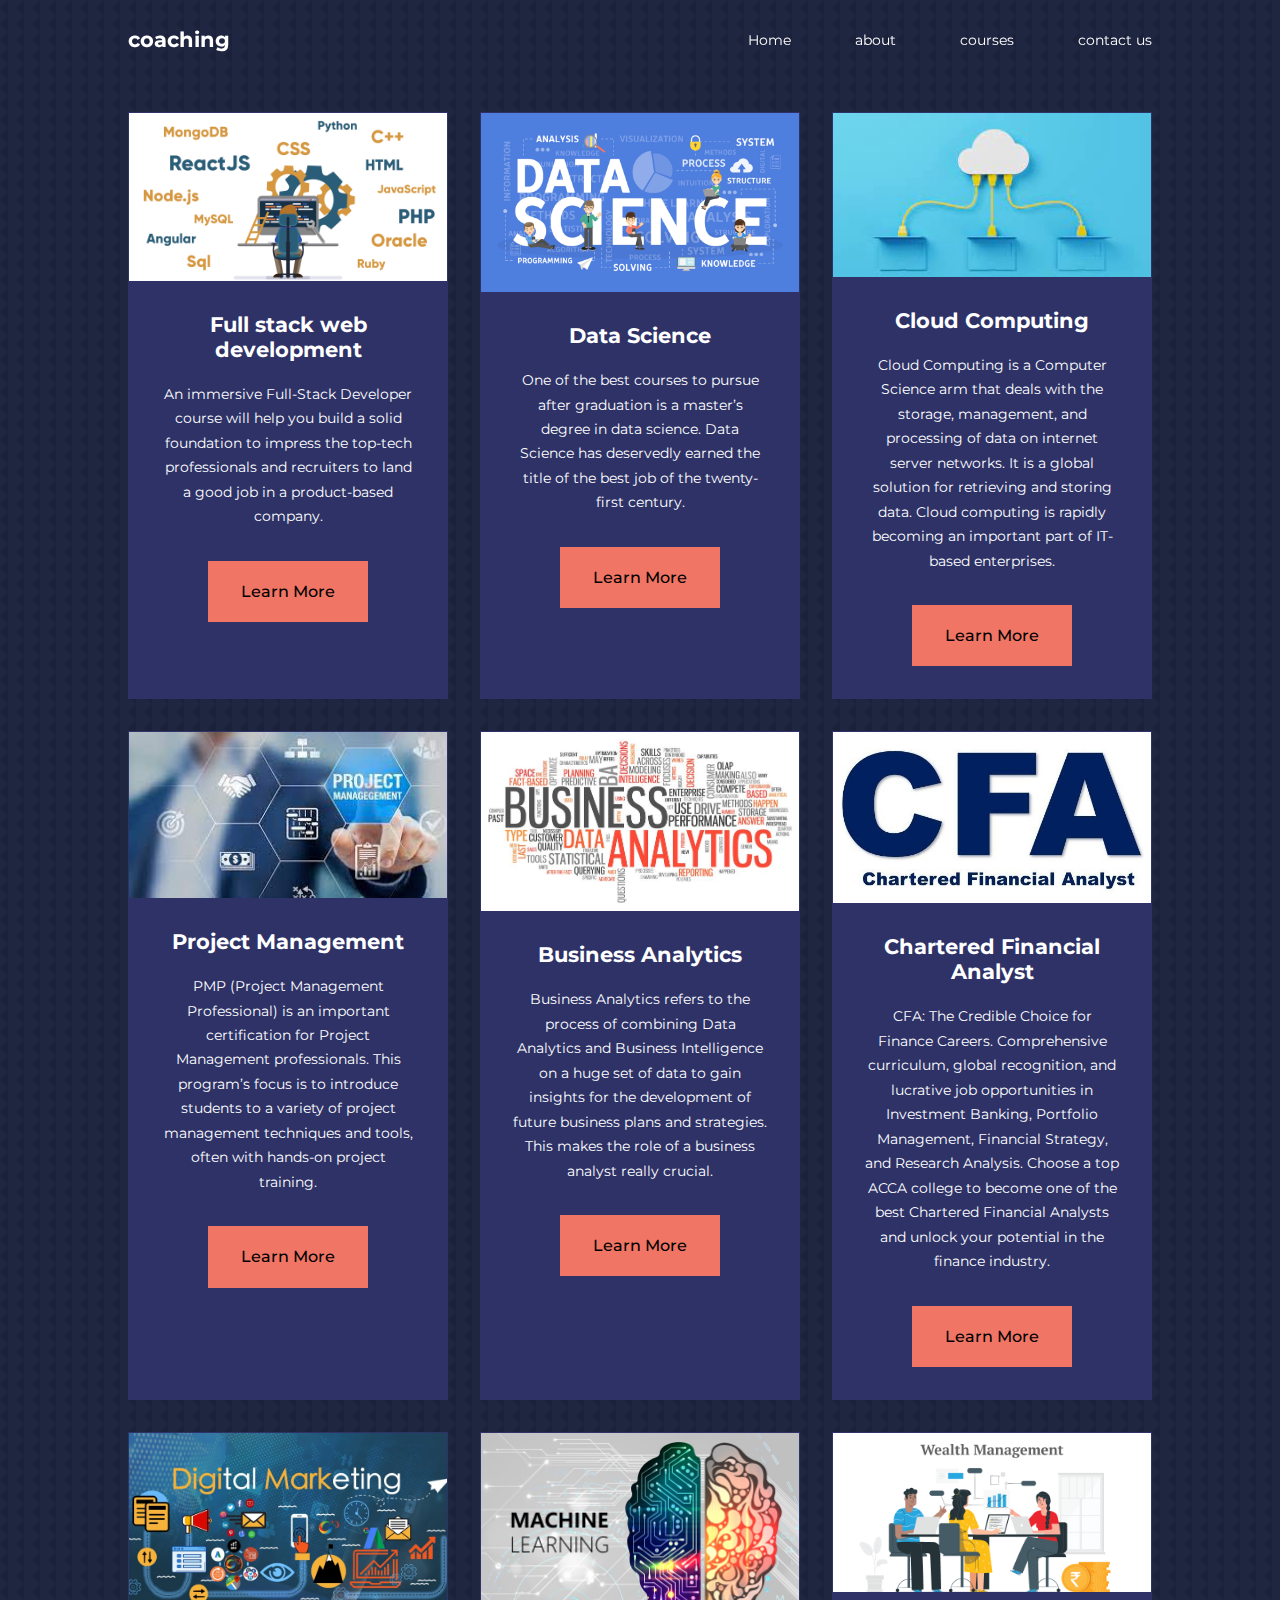
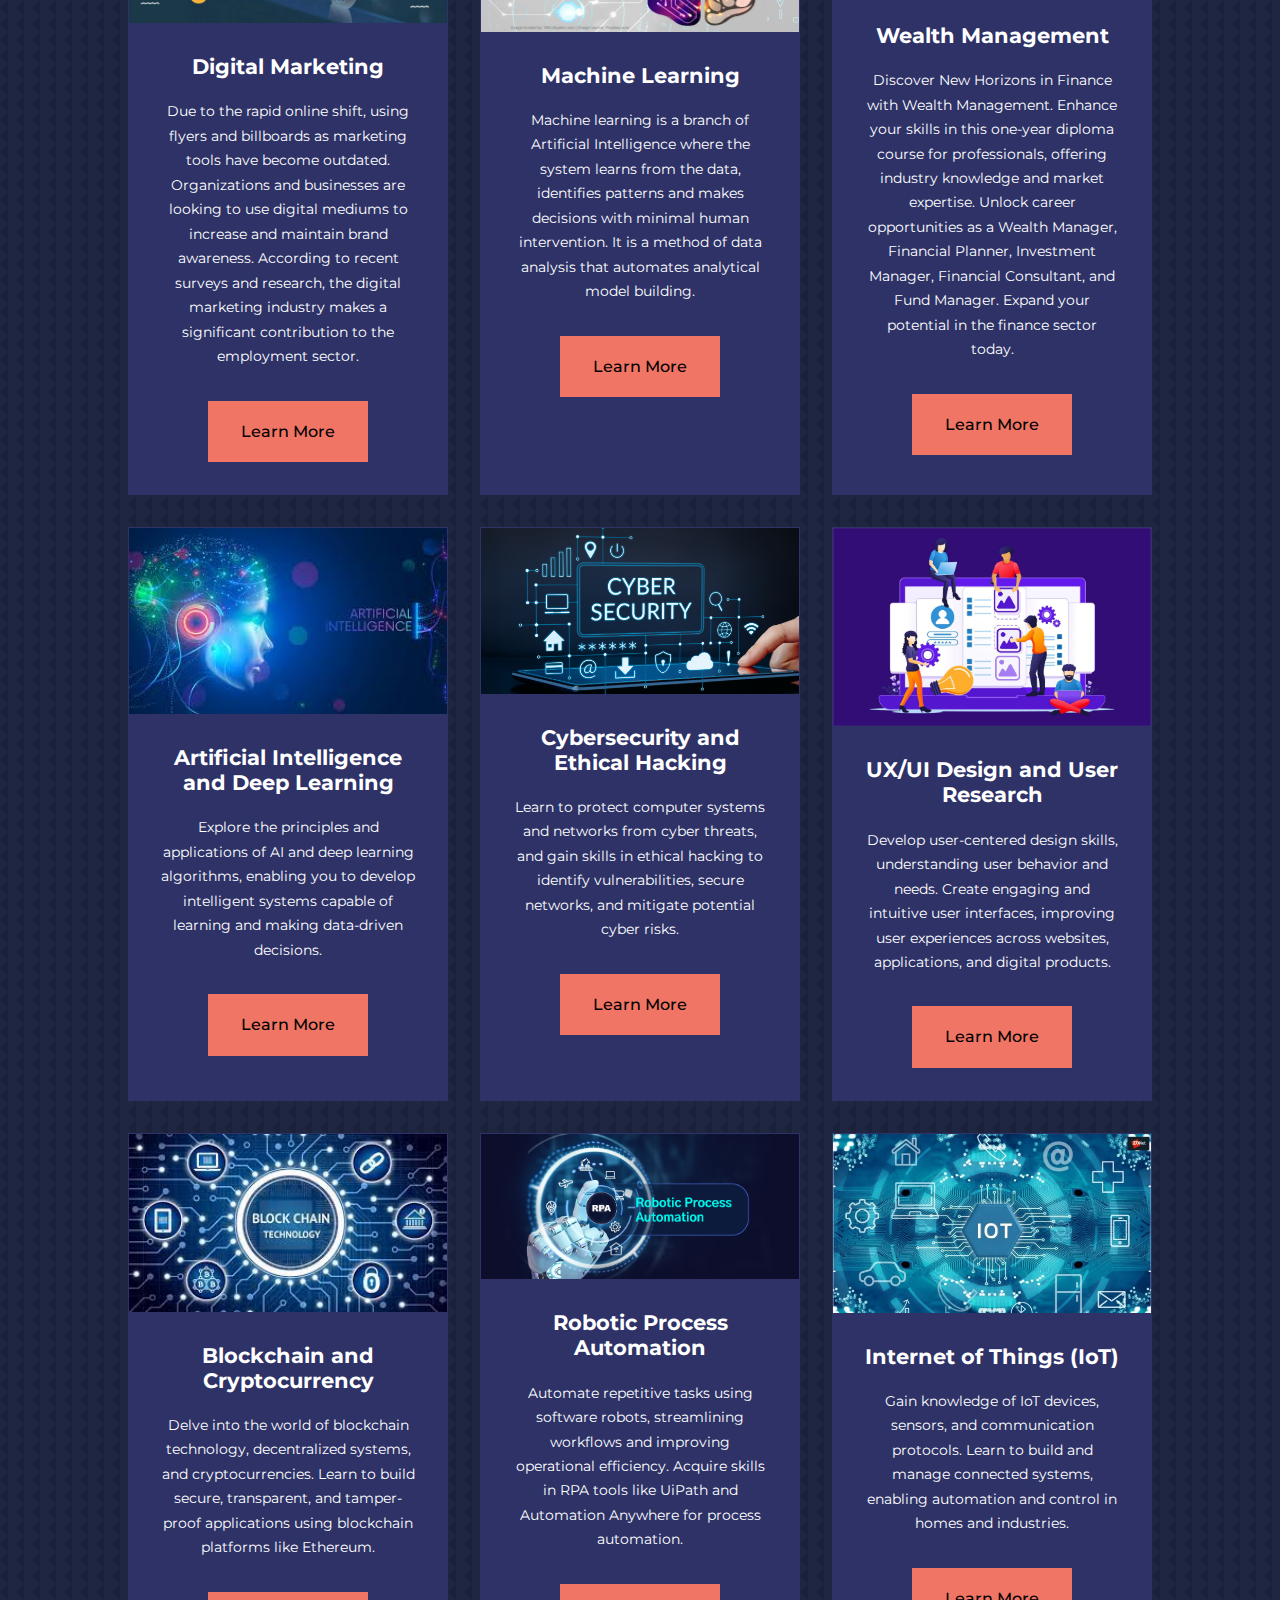
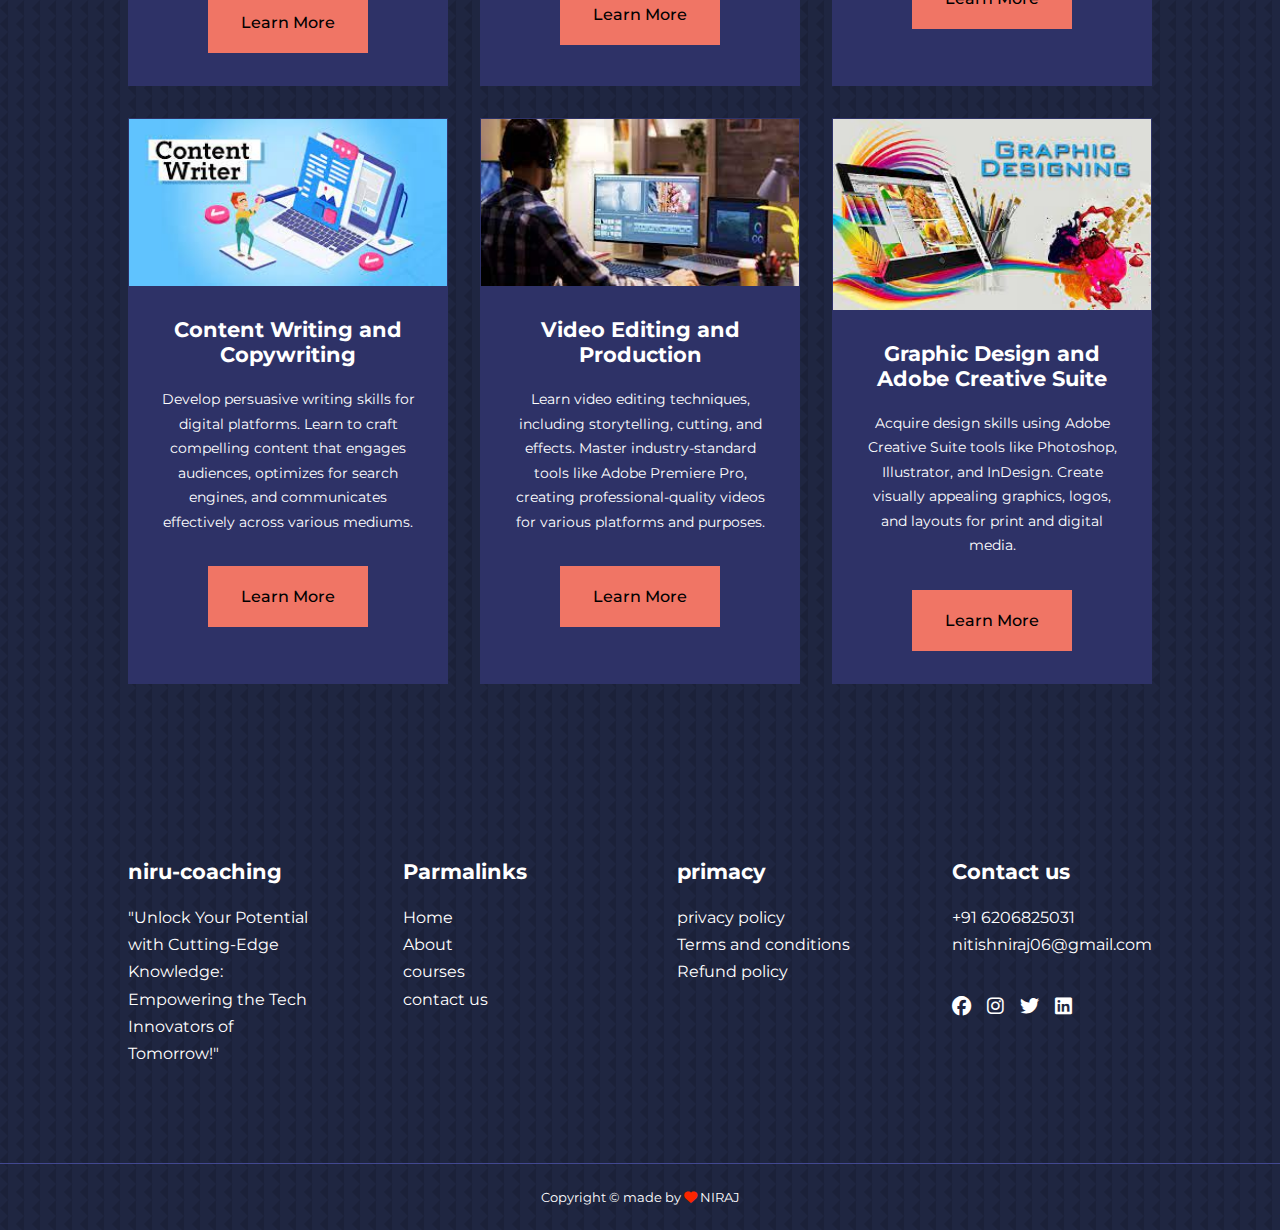
<file: niru coaching/courses.html>
<!DOCTYPE html>
<html lang="en">

<head>
    <meta charset="UTF-8">
    <meta http-equiv="X-UA-Compatible" content="IE=edge">
    <meta name="viewport" content="width=device-width, initial-scale=1.0">
    <title>niru-coaching</title>

    <!-- FONTAWSOME CDN -->
    <link rel="stylesheet" href="https://cdnjs.cloudflare.com/ajax/libs/font-awesome/6.4.0/css/all.min.css" />

    <!-- google font -->
    <link rel="preconnect" href="https://fonts.googleapis.com">
    <link rel="preconnect" href="https://fonts.gstatic.com" crossorigin>
    <link href="https://fonts.googleapis.com/css2?family=Montserrat:wght@300;400;500;600;700&display=swap"
        rel="stylesheet">


    <link rel="stylesheet" href="./css/about.css">
    <link rel="stylesheet" href="./css/style.css">

    <style>
        body{ background-image: url(./images/bg-texture.png); }
    </style>

    <style>
        .courses{
            margin-top: 1rem;
        }
    </style>


<!---------------- FAVICON ------------------->
<link rel="apple-touch-icon" sizes="180x180" href=".favicon/apple-touch-icon.png">
<link rel="icon" type="image/png" sizes="32x32" href="favicon/favicon-32x32.png">
<link rel="icon" type="image/png" sizes="16x16" href="favicon/favicon-16x16.png">
<link rel="manifest" href="favicon/site.webmanifest">
<meta name="msapplication-TileColor" content="#da532c">
<meta name="theme-color" content="#ffffff">


</head>

<body>
   
   
   
   
    <nav>
        <div class="container nav__container">
            <a href="index.html">
                <h4>coaching</h4>
            </a>
            <ul class="nav__menu">
                <li><a href="index.html">Home</a></li>
                <li><a href="about.html">about</a></li>
                <li><a href="courses.html">courses</a></li>
                <li><a href="contact.html">contact us</a></li>
            </ul>
            <button id="open-menu-btn"><i class="fa-solid fa-bars"></i></i></button>
            <button id="close-menu-btn"><i class="fa-solid fa-xmark"></i></i></button>
        </div>
    </nav>
    
    <!--------------------------------- END OF NAVBAR -------------------------------->

    <section class="courses">
        <div class="container courses__container">
            <article class="course">
                <div class="course__image">
                    <img src="./images/course1.jpg" alt="">
                </div>
                <div class="course__info">
                    <h4>Full stack web development</h4>
                    <p>An immersive Full-Stack Developer course will help you build a solid foundation to impress the top-tech professionals and recruiters to land a good job in a product-based company.</p>
                    <a href="courses.html" class="btn btn-primery">Learn More</a>
                </div>
            </article>

            <article class="course">
                <div class="course__image">
                    <img src="./images/course2.jpg" alt="">
                </div>
                <div class="course__info">
                    <h4>Data Science</h4>
                    <p>One of the best courses to pursue after graduation is a master’s degree in data science. Data Science has deservedly earned the title of the best job of the twenty-first century.</p>
                    <a href="courses.html" class="btn btn-primery">Learn More</a>
                </div>
            </article>

            <article class="course">
                <div class="course__image">
                    <img src="./images/course3.jpg" alt="">
                </div>
                <div class="course__info">
                    <h4>Cloud Computing</h4>
                    <p>Cloud Computing is a Computer Science arm that deals with the storage, management, and processing of data on internet server networks. It is a global solution for retrieving and storing data. Cloud computing is rapidly becoming an important part of IT-based enterprises.</p>
                    <a href="courses.html" class="btn btn-primery">Learn More</a>
                </div>
            </article>


            <article class="course">
                <div class="course__image">
                    <img src="./images/course4.jpg" alt="">
                </div>
                <div class="course__info">
                    <h4> Project Management </h4>
                    <p>PMP (Project Management Professional) is an important certification for Project Management professionals. This program’s focus is to introduce students to a variety of project management techniques and tools, often with hands-on project training. </p>
                    <a href="courses.html" class="btn btn-primery">Learn More</a>
                </div>
            </article>

            <article class="course">
                <div class="course__image">
                    <img src="./images/course5.jpg" alt="">
                </div>
                <div class="course__info">
                    <h4> Business Analytics </h4>
                    <p>Business Analytics refers to the process of combining Data Analytics and Business Intelligence on a huge set of data to gain insights for the development of future business plans and strategies. This makes the role of a business analyst really crucial.</p>
                    <a href="courses.html" class="btn btn-primery">Learn More</a>
                </div>
            </article>

            <article class="course">
                <div class="course__image">
                    <img src="./images/course6.jpg" alt="">
                </div>
                <div class="course__info">
                    <h4>Chartered Financial Analyst</h4>
                    <p>CFA: The Credible Choice for Finance Careers. Comprehensive curriculum, global recognition, and lucrative job opportunities in Investment Banking, Portfolio Management, Financial Strategy, and Research Analysis. Choose a top ACCA college to become one of the best Chartered Financial Analysts and unlock your potential in the finance industry.</p>
                    <a href="courses.html" class="btn btn-primery">Learn More</a>
                </div>
            </article>


            <article class="course">
                <div class="course__image">
                    <img src="./images/course7.jpg" alt="">
                </div>
                <div class="course__info">
                    <h4>Digital Marketing</h4>
                    <p>Due to the rapid online shift, using flyers and billboards as marketing tools have become outdated. Organizations and businesses are looking to use digital mediums to increase and maintain brand awareness. According to recent surveys and research, the digital marketing industry makes a significant contribution to the employment sector.</p>
                    <a href="courses.html" class="btn btn-primery">Learn More</a>
                </div>
            </article>

            <article class="course">
                <div class="course__image">
                    <img src="./images/course8.jpg" alt="">
                </div>
                <div class="course__info">
                    <h4>Machine Learning</h4>
                    <p>Machine learning is a branch of Artificial Intelligence where the system learns from the data, identifies patterns and makes decisions with minimal human intervention. It is a method of data analysis that automates analytical model building. </p>
                    <a href="courses.html" class="btn btn-primery">Learn More</a>
                </div>
            </article>

            <article class="course">
                <div class="course__image">
                    <img src="./images/course9.jpg" alt="">
                </div>
                <div class="course__info">
                    <h4>Wealth Management</h4>
                    <p>Discover New Horizons in Finance with Wealth Management. Enhance your skills in this one-year diploma course for professionals, offering industry knowledge and market expertise. Unlock career opportunities as a Wealth Manager, Financial Planner, Investment Manager, Financial Consultant, and Fund Manager. Expand your potential in the finance sector today.</p>
                    <a href="courses.html" class="btn btn-primery">Learn More</a>
                </div>
            </article>


            <article class="course">
                <div class="course__image">
                    <img src="./images/course10.jpg" alt="">
                </div>
                <div class="course__info">
                    <h4>Artificial Intelligence and Deep Learning</h4>
                    <p>Explore the principles and applications of AI and deep learning algorithms, enabling you to develop intelligent systems capable of learning and making data-driven decisions.</p>
                    <a href="courses.html" class="btn btn-primery">Learn More</a>
                </div>
            </article>

            <article class="course">
                <div class="course__image">
                    <img src="./images/course11.jpg" alt="">
                </div>
                <div class="course__info">
                    <h4>Cybersecurity and Ethical Hacking</h4>
                    <p>Learn to protect computer systems and networks from cyber threats, and gain skills in ethical hacking to identify vulnerabilities, secure networks, and mitigate potential cyber risks.</p>
                    <a href="courses.html" class="btn btn-primery">Learn More</a>
                </div>
            </article>

            <article class="course">
                <div class="course__image">
                    <img src="./images/course12.jpg" alt="">
                </div>
                <div class="course__info">
                    <h4>UX/UI Design and User Research</h4>
                    <p>Develop user-centered design skills, understanding user behavior and needs. Create engaging and intuitive user interfaces, improving user experiences across websites, applications, and digital products.</p>
                    <a href="courses.html" class="btn btn-primery">Learn More</a>
                </div>
            </article>

            <article class="course">
                <div class="course__image">
                    <img src="./images/course13.jpg" alt="">
                </div>
                <div class="course__info">
                    <h4>Blockchain and Cryptocurrency</h4>
                    <p>Delve into the world of blockchain technology, decentralized systems, and cryptocurrencies. Learn to build secure, transparent, and tamper-proof applications using blockchain platforms like Ethereum.</p>
                    <a href="courses.html" class="btn btn-primery">Learn More</a>
                </div>
            </article>

            <article class="course">
                <div class="course__image">
                    <img src="./images/course14.jpg" alt="">
                </div>
                <div class="course__info">
                    <h4>Robotic Process Automation</h4>
                    <p>Automate repetitive tasks using software robots, streamlining workflows and improving operational efficiency. Acquire skills in RPA tools like UiPath and Automation Anywhere for process automation.</p>
                    <a href="courses.html" class="btn btn-primery">Learn More</a>
                </div>
            </article>

            <article class="course">
                <div class="course__image">
                    <img src="./images/course15.jpg" alt="">
                </div>
                <div class="course__info">
                    <h4>Internet of Things (IoT) </h4>
                    <p>Gain knowledge of IoT devices, sensors, and communication protocols. Learn to build and manage connected systems, enabling automation and control in homes and industries.</p>
                    <a href="courses.html" class="btn btn-primery">Learn More</a>
                </div>
            </article>

            <article class="course">
                <div class="course__image">
                    <img src="./images/course16.jpg" alt="">
                </div>
                <div class="course__info">
                    <h4>Content Writing and Copywriting</h4>
                    <p>Develop persuasive writing skills for digital platforms. Learn to craft compelling content that engages audiences, optimizes for search engines, and communicates effectively across various mediums.</p>
                    <a href="courses.html" class="btn btn-primery">Learn More</a>
                </div>
            </article>

            <article class="course">
                <div class="course__image">
                    <img src="./images/course17.jpg" alt="">
                </div>
                <div class="course__info">
                    <h4>Video Editing and Production</h4>
                    <p>Learn video editing techniques, including storytelling, cutting, and effects. Master industry-standard tools like Adobe Premiere Pro, creating professional-quality videos for various platforms and purposes.</p>
                    <a href="courses.html" class="btn btn-primery">Learn More</a>
                </div>
            </article>

            <article class="course">
                <div class="course__image">
                    <img src="./images/course18.jpg" alt="">
                </div>
                <div class="course__info">
                    <h4>Graphic Design and Adobe Creative Suite</h4>
                    <p>Acquire design skills using Adobe Creative Suite tools like Photoshop, Illustrator, and InDesign. Create visually appealing graphics, logos, and layouts for print and digital media.</p>
                    <a href="courses.html" class="btn btn-primery">Learn More</a>
                </div>
            </article>
        </div>
    </section>

    <!--------------------------------- END OF COURSES -------------------------------->

 
 <!--------- NOW IT'S TIME FOR THE FOOTER SECTION  --------->

 <footer>
    <div class="container footer__container">
        <div class="footer__1">
            <a href="index.html" class="footer__logo">
                <h4>niru-coaching</h4>
            </a>
            <p>"Unlock Your Potential with Cutting-Edge Knowledge: Empowering the Tech Innovators of Tomorrow!"</p>
        </div>

        <div class="footer__2">
            <h4>Parmalinks</h4>
            <ul class="Parmalinks">
                <li><a href="index.html">Home</a></li>
                <li><a href="about.html">About</a></li>
                <li><a href="courses.html">courses</a></li>
                <li><a href="contact.html">contact us</a></li>
            </ul>
        </div>

        <div class="footer__3">
            <h4>primacy</h4>
            <ul class="privacy">
                <li><a href="#">privacy policy</a></li>
                <li><a href="#">Terms and conditions</a></li>
                <li><a href="#"></a>Refund policy</li>
            </ul>
        </div>

        <div class="footer__4">
            <h4>Contact us</h4>
            <div>
                <p>+91 6206825031</p>
                <p>nitishniraj06@gmail.com</p>
            </div>
        
            <ul class="footer__socials">
                <li><a href="https://www.facebook.com/profile.php?id=100011312194742"><i class="fa-brands fa-facebook"></i></a></li>
                <li><a href="https://www.instagram.com/niru.nny/"><i class="fa-brands fa-instagram"></i></a></li>
                <li><a href="#"><i class="fa-brands fa-twitter"></i></a></li>
                <li><a href="https://www.linkedin.com/in/niru-nny/"><i class="fa-brands fa-linkedin"></i></a></li>
        </ul>
        </div>
    </div>
    <div class="footer__copyright">
        <small>Copyright &copy; made by <i class="fa-solid fa-heart fa-beat-fade" style="color: #fa2500;"></i>
            NIRAJ</small>
    </div>
</footer>

<!--------- FOOTER SECTION ENDS --------->

<script src="main.js"></script>

</body>

</html>
</file>
<file: niru coaching/css/style.css>
* {
  margin: 0;
  padding: 0;
  border: 0;
  outline: 0;
  text-decoration: none;
  list-style: none;
  box-sizing: border-box;
}

:root {
  --color-primary: #6c63ff;
  --color-success: #00bf8e;
  --color-warning: #f7c94b;
  --color-danger: #f07565;
  --color-danger-variant: rgba(247, 88, 66, 0.4);
  --color-white: #fff;
  --color-light: rgba(255, 255, 255, 0.7);
  --color-black: #000;
  --color-bg: #1f2641;
  --color-bg1: #2e3267;
  --color-bg2: #424890;

  --container-width-lg: 80%;
  --container-width-md: 90%;
  --container-width-sm: 94%;

  --transition: all 400ms ease;
}

body {
  font-family: "Montserrat", sans-serif;
  line-height: 1.7;
  color: var(--color-white);
  background: var(--color-bg);
}

.container {
  width: var(--container-width-lg);
  margin: 0 auto;
}

section {
  padding: 6rem 0;
}

section h2 {
  text-align: center;
  margin-bottom: 4rem;
}

h1,
h2,
h3,
h4,
h5 {
  line-height: 1.2;
}

h1 {
  font-size: 2.4rem;
}

h2 {
  font-size: 2rem;
}

h3 {
  font-size: 1.6rem;
}

h4 {
  font-size: 1.3rem;
}

a {
  color: var(--color-white);
}

img {
  width: 100%;
  display: block;
  object-fit: cover;
}

.btn {
  display: inline-block;
  background: var(--color-danger);
  color: var(--color-black);
  padding: 1rem 2rem;
  border: 1px solid transparent;
  font-weight: 500;
  transition: var(--transition);
}

.btn:hover {
  background: transparent;
  color: var(--color-white);
  border-color: var(--color-white);
}

.btn-primary {
  background: var(--color-white);
  color: var(--color-danger);
}

/*===============  NAVBAR  ==========*/
nav {
  background: transparent;
  width: 100vw;
  height: 5rem;
  position: fixed;
  top: 0;
  z-index: 11;
}

/*----changing the color of the navbar upon scrolling using javascript ----*/
.window-scroll {
  background: var(--color-primary);
  box-shadow: 0 1rem 2rem rgba(0, 0, 0, 0.2);
}

.nav__container {
  height: 100%;
  display: flex;
  justify-content: space-between;
  align-items: center;
}

nav button {
  display: none;
}

.nav__menu {
  display: flex;
  align-items: center;
  gap: 4rem;
}

.nav__menu a {
  font-size: 0.9rem;
  transition: var(--transition);
}

.nav__menu a:hover {
  color: var(--color-bg2);
}

/*===============  HEADER  ==========*/
header {
  position: relative;
  top: 5rem;
  overflow: hidden;
  height: 70vh;
  margin-bottom: 5rem;
}

.header__container {
  display: grid;
  grid-template-columns: 1fr 1fr;
  align-items: center;
  gap: 5rem;
  height: 100%;
}

.header__left p {
  margin: 1rem 0 2.4rem;
}

/*===============  CATOGERIES  ==========*/
.categories {
  background: var(--color-bg1);
  height: 32rem;
}

.categories h1 {
  line-height: 1;
  margin-bottom: 3rem;
}

.catogeries__container {
  display: grid;
  grid-template-columns: 40% 60%;
  gap: 4rem;
}

.categories__left {
  margin-right: 2rem;
}

.categories__left p {
  margin: 1rem 0 3rem;
}

.catogeries__right {
  display: grid;
  grid-template-columns: repeat(3, 1fr);
  gap: 1.2rem;
}

.catogory {
  background: var(--color-bg2);
  padding: 2rem;
  border-radius: 2rem;
  transition: var(--transition);
}

.catogory:hover {
  box-shadow: 0 3rem 3rem rgba(0, 0, 0, 0.3);
  z-index: 1;
}

.catogory:nth-child(2) .catogory__icon {
  background: var(--color-danger);
}

.catogory:nth-child(3) .catogory__icon {
  background: var(--color-success);
}

.catogory:nth-child(4) .catogory__icon {
  background: var(--color-warning);
}

.catogory:nth-child(5) .catogory__icon {
  background: var(--color-success);
}

.catogory__icon {
  background: var(--color-primary);
  padding: 0.7rem;
  border-radius: 0.9rem;
}

.catogory h5 {
  margin: 2rem 0 1rem;
}

.catogory p {
  font-size: 0.85rem;
}

/*===============  POPULAR COURSES  ==========*/
.courses {
  margin-top: 10rem;
}

.courses__container {
  display: grid;
  grid-template-columns: repeat(3, 1fr);
  gap: 2rem;
}

.course {
  background: var(--color-bg1);
  text-align: center;
  border: 1px solid transparent;
  transition: var(--transition);
}

.course:hover {
  background: transparent;
  border-color: var(--color-primary);
}

.course__info {
  padding: 2rem;
}

.course__info p {
  margin: 1.2rem 0 2rem;
  font-size: 0.9rem;
}

/*===============  FAQs  ==========*/
.faqs {
  background: var(--color-bg1);
  box-shadow: inset 0 0 3rem rgba(0, 0, 0, 0.5);
}

.faqs__container {
  display: grid;
  grid-template-columns: 1fr 1fr;
  gap: 1rem;
}

.faq {
  padding: 2rem;
  display: flex;
  align-items: center;
  gap: 1.4rem;
  height: fit-content;
  background: var(--color-primary);
  cursor: pointer;
}

.faq h4 {
  font-size: 1rem;
  line-height: 2.2;
}

.faq_icon {
  align-self: flex-start;
  font-size: 1.2rem;
}

.faq p {
  margin-top: 0.8rem;
  display: none;
}

.faq.open p {
  display: block;
}

/*===============  TESTIMONIAL SECTION  ==========*/

.testimonials__container {
  overflow-x: hidden;
  position: relative;
  margin-bottom: 5rem;
}

.testimonial {
  padding-top: 2rem;
}

.avatar {
  width: 6rem;
  height: 6rem;
  border-radius: 50%;
  overflow: hidden;
  margin: 0 auto 1rem;
  border: 1rem solid var(--color-bg1);
}

.testimonial__info {
  text-align: center;
}

.testimonial__body {
  background: var(--color-primary);
  padding: 2rem;
  margin-top: 3rem;
  position: relative;
}

.testimonial__body::before {
  content: "";
  display: block;
  background: linear-gradient(135deg,
      transparent,
      var(--color-primary),
      var(--color-primary),
      var(--color-primary));
  width: 3rem;
  height: 3rem;
  position: absolute;
  left: 50%;
  top: -1.5rem;
  transform: rotate(45deg);
}

/*===============  FOOTER SECTION  ==========*/
.footer {
  background: var(--color-bg1);
  padding-top: 5rem;
  font-size: 0.9rem;
}

.footer__container {
  display: grid;
  grid-template-columns: repeat(4, 1fr);
  gap: 5rem;
  padding-top: 5rem;
}

.footer__container>div h4 {
  margin-bottom: 1.2rem;
}

.footer__1 p {
  margin: 0 0 2rem;
}

footer ul li a:hover {
  text-decoration: underline;
}

.footer__socials {
  display: inline-flex;
  gap: 1rem;
  font-size: 1.2rem;
  margin-top: 2rem;
}

.footer__copyright {
  text-align: center;
  margin-top: 4rem;
  padding: 1.2rem 0;
  border-top: 1px solid var(--color-bg2);
}



/* =============MEDIA QUARIES FOR THE TABLET SCREEN ===============*/
@media screen and (max-width: 1024px) {
  .container{
    width: var(--container-width-md);
  }

  h1{
    font-size: 2.2rem;
  }

  h2{
    font-size: 1.7rem;
  }

  h3{
    font-size: 1.4rem;
  }

  h4{
    font-size: 1.2rem;
  }

/* ======================HIDING OF THE NAVBAR ================== */
nav button {
  display: inline-block;
  background: transparent;
  font-size: 1.8rem;
  color: var(--color-white);
  cursor: pointer;
}

nav button#close-menu-btn{
  display: none;
}

.nav__menu{
  position: fixed;
  top: 5rem;
  right: 5%;
  height: fit-content;
  width: 18rem;
  flex-direction: column;
  gap: 0;
  display: none;
}

.nav__menu li {
  width: 100%;
  height: 5.8rem;
  animation: animateNavItems 400ms linear forwards;
  transform-origin: top right;
  opacity: 0;
}

.nav__menu li:nth-child(2){
  animation-delay: 200ms;
}

.nav__menu li:nth-child(3){
  animation-delay: 400ms;
}

.nav__menu li:nth-child(4){
  animation-delay: 600ms;
}

@keyframes animateNavItems {
  0%{
    transform: rotateZ(-90deg) rotateX(90deg) scale(0.1);
  }
  100%{
    transform: rotateZ(0deg) rotateX(0deg) scale(1);
    opacity: 1;
  }
}

.nav__menu li a{
  background: var(--color-primary);
  box-shadow: -4rem 6rem 10rem rgba(0, 0, 0, 0.6);
  width: 100%;
  height: 100%;
  display: grid;
  place-items: center;
}

.nav__menu li a:hover{
  background: var(--color-bg2);
  color: var(--color-white);
}

/* ====================== HEADER ================== */
header{
  height: 52vh;
  margin-bottom: 4rem;
}

.header__container{
  gap: 0;
  padding-bottom: 3rem;
}

/* ====================== CATOGERIES ================== */
.categories{
  height: auto;
}

.catogeries__container{
  grid-template-columns: 1fr;
  gap: 3rem;
}

.categories__left{
  margin-right: 0;
}


/* ====================== POPULAR COURSES ================== */
.course{
  margin-top: 0;
}

.courses__container{
  grid-template-columns: 1fr 1fr;
}

/* ====================== FAQs ================== */
.faqs__container{
  grid-template-columns: 1fr;
}

.faq{
  padding: 1.5rem;
}
/* ====================== FOOTER ================== */
.footer__container{
  grid-template-columns: 1fr 1fr;
}
}


/* ====================== MEDIA QUERIES (PHONE) ================== */
@media screen and (max-width : 600px) {
  .container{
    width: var(--container-width-sm);
  }

/* ====================== NAVBAR ================== */
.nav__menu{
  right: 3%;
}

/* ====================== HEADER ================== */
header{
  height: 100vh;
}

.header__container{
  grid-template-columns: 1fr;
  text-align: center;
  margin-top: 0;
}
.header__left p {
  margin-bottom: 1.3rem;
}

/* ====================== CATEGORIES ================== */
.catogeries__right{
  grid-template-columns: 1fr 1fr;
  gap: 0.7rem;
}

.catogory{
  padding: 1rem;
  border-radius: 1rem;
}

.catogory__icon{
  margin-top: 4px;
  display: inline-block;
}

.categories__left p{
  text-align: center;
}

.categories__left h1{
  text-align: center;
}

/* ====================== POPULAR COURSES ================== */

.courses__container{
  grid-template-columns: 1fr;
}

/* ====================== TESTIMONIALS ================== */
.testimonial__body {
  padding: 1.2rem;
}

/* ====================== FOOTER ================== */
.footer__container{
  grid-template-columns: 1fr;
  text-align: center;
  gap: 2rem;
}

.footer__1 p{
  margin: 1rem auto;
}

.footer__socials{
  justify-content: center;
}

}
</file>
<file: niru coaching/css/about.css>
/*================ ACHIVEMENTS =============*/
.about__achivements{
    margin-top: 3rem;
}

.about__achivements-container {
    display: grid;
    grid-template-columns: 40% 60%;
    gap: 5rem;
}

.about__achivements-right >p {
    margin: 1.6rem 0 2.5rem;
}

.achivements__cards {
    display: grid;
    grid-template-columns: repeat(3, 1fr);
    gap: 1.5rem;
}

.achivement__card {
    background: var(--color-bg1);
    padding: 1.6rem;
    border-radius: 1rem;
    text-align: center;
    transition: var(--transition);
}

.achivement__card:hover{
    background: var(--color-bg2);
    box-shadow: 0 3rem 3rem rgba(0, 0, 0, 0.3);
}

.achivement__icon{
    background: var(--color-danger);
    padding: 0.6rem;
    border-radius: 1rem;
    display: inline-block;
    margin-bottom: 2rem;
    font-size: 2rem;
}

.achivement__card:nth-child(2) .achivement__icon{
    background: var(--color-success);
}

.achivement__card:nth-child(3) .achivement__icon{
    background: var(--color-primary);
}

.achivement__card p{
    margin-top: 1rem;
}


/*================ TEAM =============*/
.team{
    background: var(--color-bg1);
    box-shadow: inset 0 0 3rem rgba(0, 0, 0, 0.5);
}

.team__container{
    display: grid;
    grid-template-columns: repeat(4, 1fr);
    gap: 2rem;
}

.team__member{
    background: var(--color-bg2);
    padding: 2rem;
    border: 1px solid transparent;
    transition: var(--transition);
    position: relative;
    overflow: hidden;
}

.team__member:hover{
    background: transparent;
    border-color: var(--transition);
}

.team__member-image img{
    filter: saturate(0);
}

.team__member:hover img{
    filter: saturate(1);
}

.team__member-info *{
    text-align: center;
    margin-top: 1.4rem;
}

.team__member-info p{
    color: var(--color-light);
}

.team__member-socials{
    position: absolute;
    top: 50%;
    transform: translateY(-50%);
    right: -100%;
    display: flex;
    flex-direction: column;
    background: var(--color-primary);
    border-radius: 1rem 0 0 1rem;
    box-shadow: -2rem 0 2rem rgba(0, 0, 0, 0.3);
    transition: var(--transition);
}

.team__member:hover .team__member-socials{
    right: 0;
}

.team__member-socials a{
    padding: 1rem;
}

/*================== MEDIA QUERIES (TABLETS) ==================*/
@media screen and (max-width: 1024px) {
    .about__achivements{
        margin-top: 2rem;
    }

    .about__achivements-container{
        grid-template-columns: 1fr;
        gap: 4rem;
    }
    .about__achivements-left{
        width: 80%;
        margin: 0 auto;
    }

    .team__container{
        grid-template-columns: repeat(3, 1fr);
        gap: 1.5rem;
    }
    .team__member{
        padding: 1rem;
    }
}

/*================== MEDIA QUERIES (MOBILES) ==================*/
@media screen and (max-width: 1024px) {
    .achivements__cards{
        grid-template-columns: 1fr 1fr;
        gap: 0.7rem;
    }

    .team__container{
        grid-template-columns: 1fr 1fr;
        gap: 0.7rem;
    }

    .team__member{
        padding: 0;
    }

    .team__member p {
        margin-bottom: 1.5rem;
    }
}
</file>
<file: niru coaching/css/contact.css>
.contact__container{
    background: var(--color-bg1);
    padding: 4rem;
    display: grid;
    grid-template-columns: 40% 60%;
    gap: 4rem;
    height: 30rem;
    margin: 7rem auto;
    border-radius: 1rem;
}


/*============================   ASIDE  ===========================*/
.contact__aside{
    background: var(--color-primary);
    padding: 3rem;
    border-radius: 1rem;
    position: relative;
    bottom: 10rem;
}

.aside__image{
    width: 12rem;
    margin-bottom: 2rem;
}

.contact__aside h2{
    text-align: left;
    margin-bottom: 1rem;
}

.contact__aside p{
    font-size: 0.9rem;
    margin-bottom: 2rem;
}

.contact__details li {
    display: flex;
    gap: 1rem;
    align-items: center;
    margin-bottom: 1rem;
}

.contact__socials{
    display: flex;
    gap: 0.8rem;
    margin-top: 3rem;
}

.contact__socials a{
    background: var(--color-bg2);
    padding: 0.5rem;
    border-radius: 50%;
    font-size: 0.9rem;
    transition: var(--transition);
}

.contact__socials a:hover{
    background: transparent;
}

/*============================ FORM ===========================*/
.contact__form{
    display: flex;
    flex-direction: column;
    gap: 1.2rem;
    margin-right: 4rem;
}

.form__name{
    display: flex;
    gap: 1.2rem;
}

.contact__form input[type="text"]{
    width: 50%;
}

input,
textarea{
    width: 100%;
    padding: 1rem;
    background: var(--color-bg);
    color: var(--color-white);
}

.contact__form .btn{
    width: max-content;
    margin-top: 1rem;
    cursor: pointer;
}

/*============================ MEDIA QUERIES (TABLETS) ===========================*/
@media screen and (max-width:1024px ) {
    .contact{
        padding: 0;
    }

    .contact__container{
        gap: 1.5rem;
        margin-top: 3rem;
        height: auto;
        padding: 1.5rem;
    }

    .contact__aside{
        width: auto;
        padding: 1.5rem;
        bottom: 0;
    }

    .contact__form {
        align-self: center;
        margin-right: 1.5rem;
    }
}

/*============================ MEDIA QUERIES (TABLETS) ===========================*/
@media screen and (max-width: 600px) {
    .contact__container{
        grid-template-columns: 1fr;
        gap: 3rem;
        margin-top: 0;
        padding: 0;
    }

    .contact__form{
        margin: 0 1.5rem 3rem;
    }

    .form__name{
        flex-direction: column;
    }

    .form__name input[type="text"]{
        width: 100%;
    }
}
</file>
